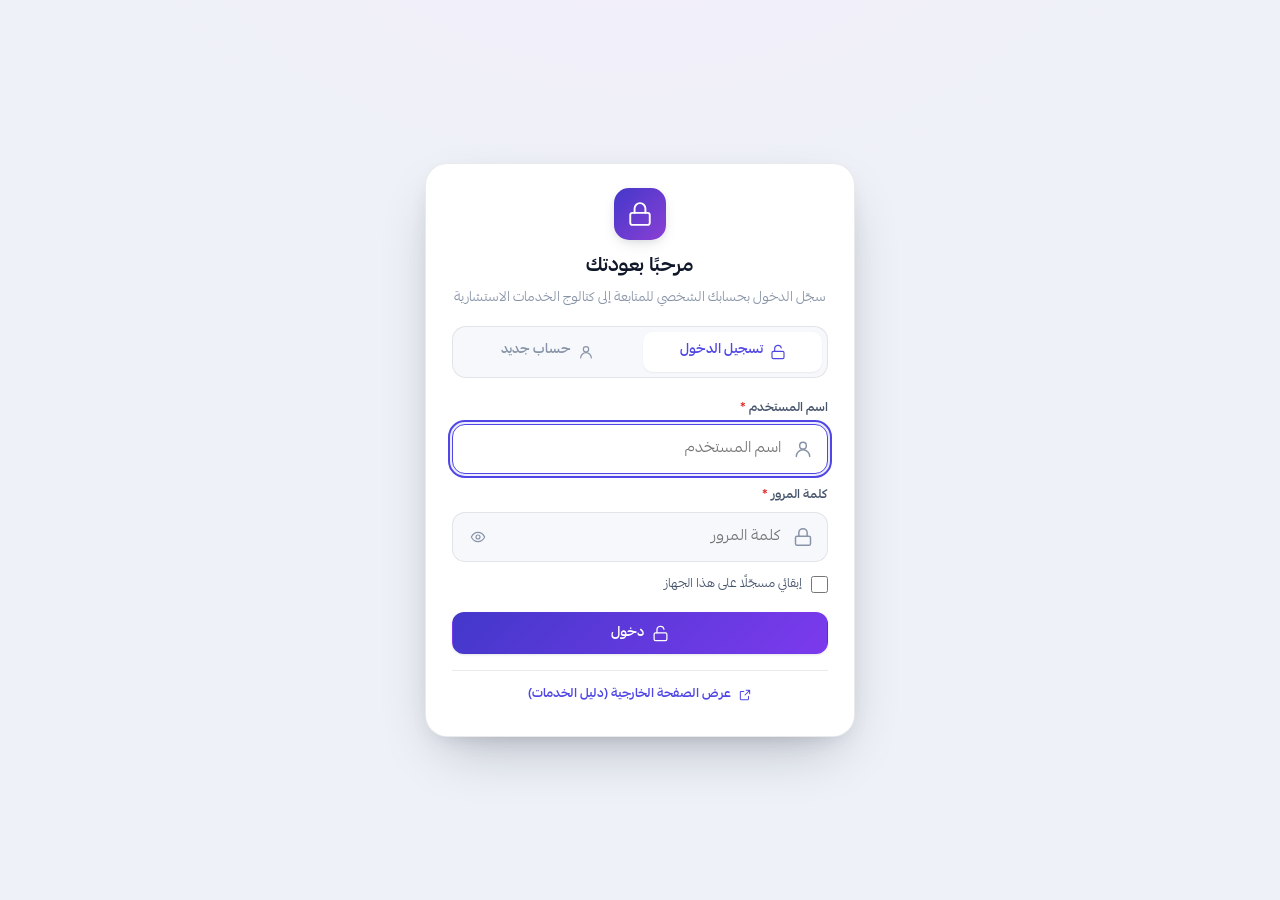
<file: index.html>
<!DOCTYPE html>
<html lang="ar" dir="rtl">
<head>
  <meta charset="UTF-8">
  <meta name="viewport" content="width=device-width, initial-scale=1.0">
  <meta name="description" content="كتالوج الخدمات الاستشارية — برنامج الاستشارات الرقمية">
  <meta name="theme-color" content="#4338ca">
  <title>كتالوج الخدمات الاستشارية</title>

  <!-- Font: Ping AR + LT (مستضاف محليًا — assets/fonts) -->
  <link rel="preload" href="./assets/fonts/PingARLT-Regular.woff2" as="font" type="font/woff2" crossorigin>
  <link rel="preload" href="./assets/fonts/PingARLT-Bold.woff2" as="font" type="font/woff2" crossorigin>
  <link rel="stylesheet" href="./assets/fonts.css?v=38">

  <link rel="stylesheet" href="./assets/styles.css?v=38">
  <link rel="icon" href="data:image/svg+xml,%3Csvg xmlns='http://www.w3.org/2000/svg' viewBox='0 0 24 24'%3E%3Crect width='24' height='24' rx='6' fill='%234338ca'/%3E%3Cpath d='M6.5 8.5h11v9h-11z M9.5 8.5v-1.5a2 2 0 0 1 2-2h1a2 2 0 0 1 2 2v1.5' fill='none' stroke='white' stroke-width='1.6' stroke-linecap='round' stroke-linejoin='round'/%3E%3C/svg%3E">
</head>
<body>
  <div id="app"></div>
  <div id="toasts" class="toasts"></div>

  <!-- Cache-busting: GitHub Pages serves these with max-age=600, so bump ?v=
       on every deploy that changes a .js/.css file, or browsers may keep
       serving the previous bundle for up to 10 minutes after a push. -->
  <script src="./js/config.js?v=38"></script>
  <script src="./js/icons.js?v=38"></script>
  <script src="./js/crypto.js?v=38"></script>
  <script src="./js/charts.js?v=38"></script>
  <script src="./js/app.js?v=38"></script>
  <script src="./js/app-ui.js?v=38"></script>
</body>
</html>
</file>
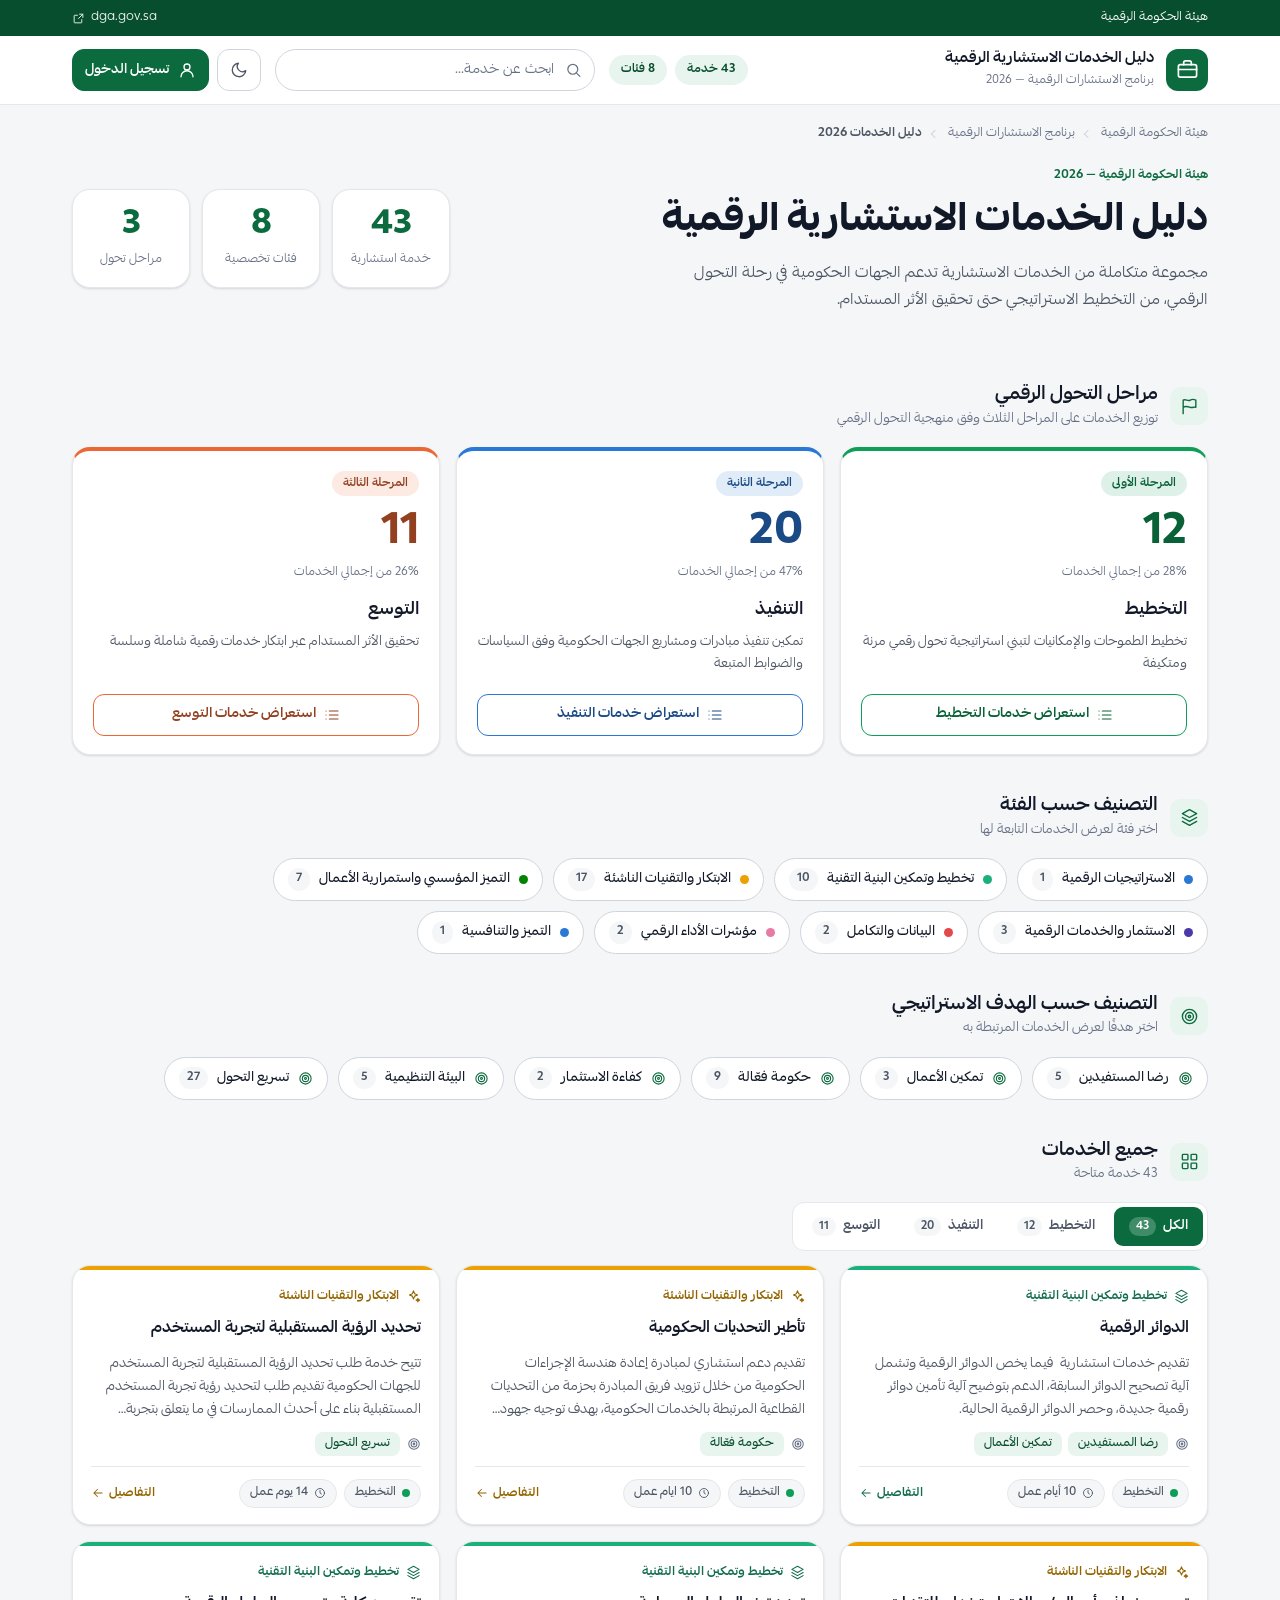
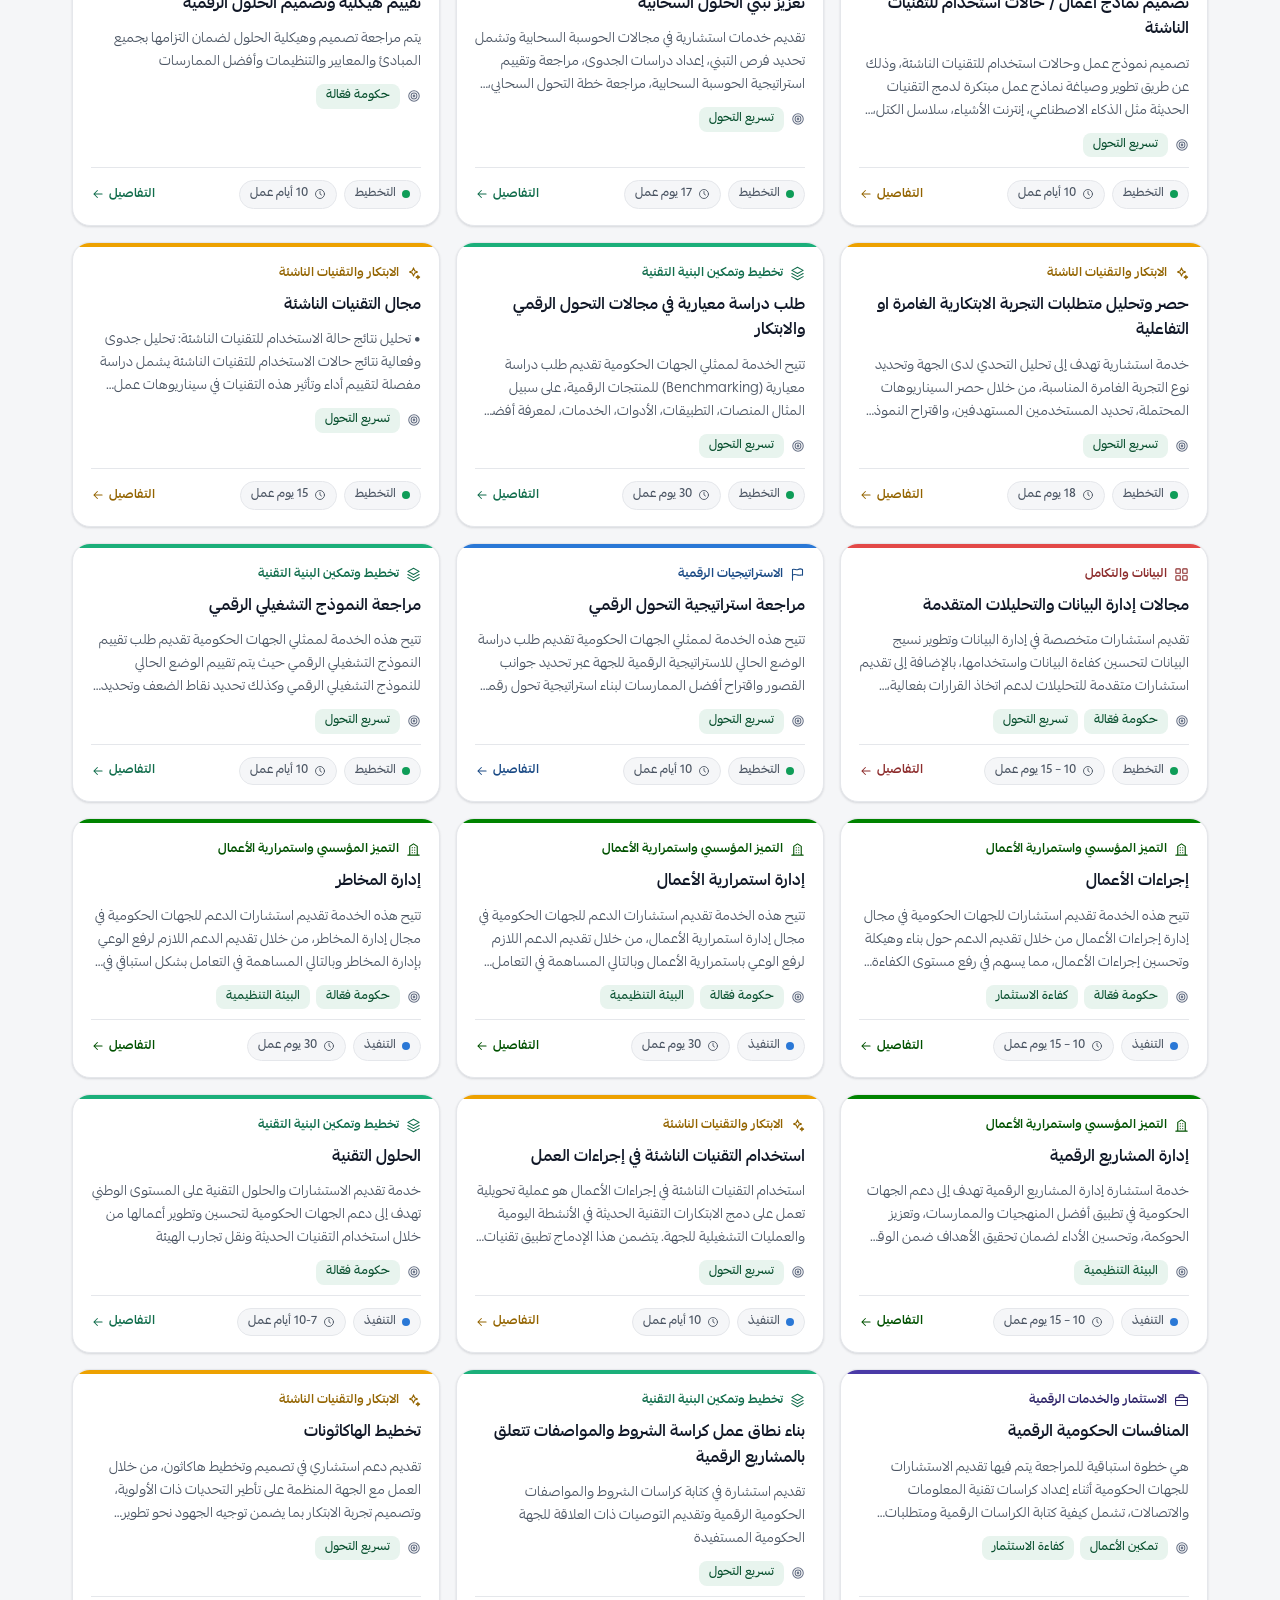
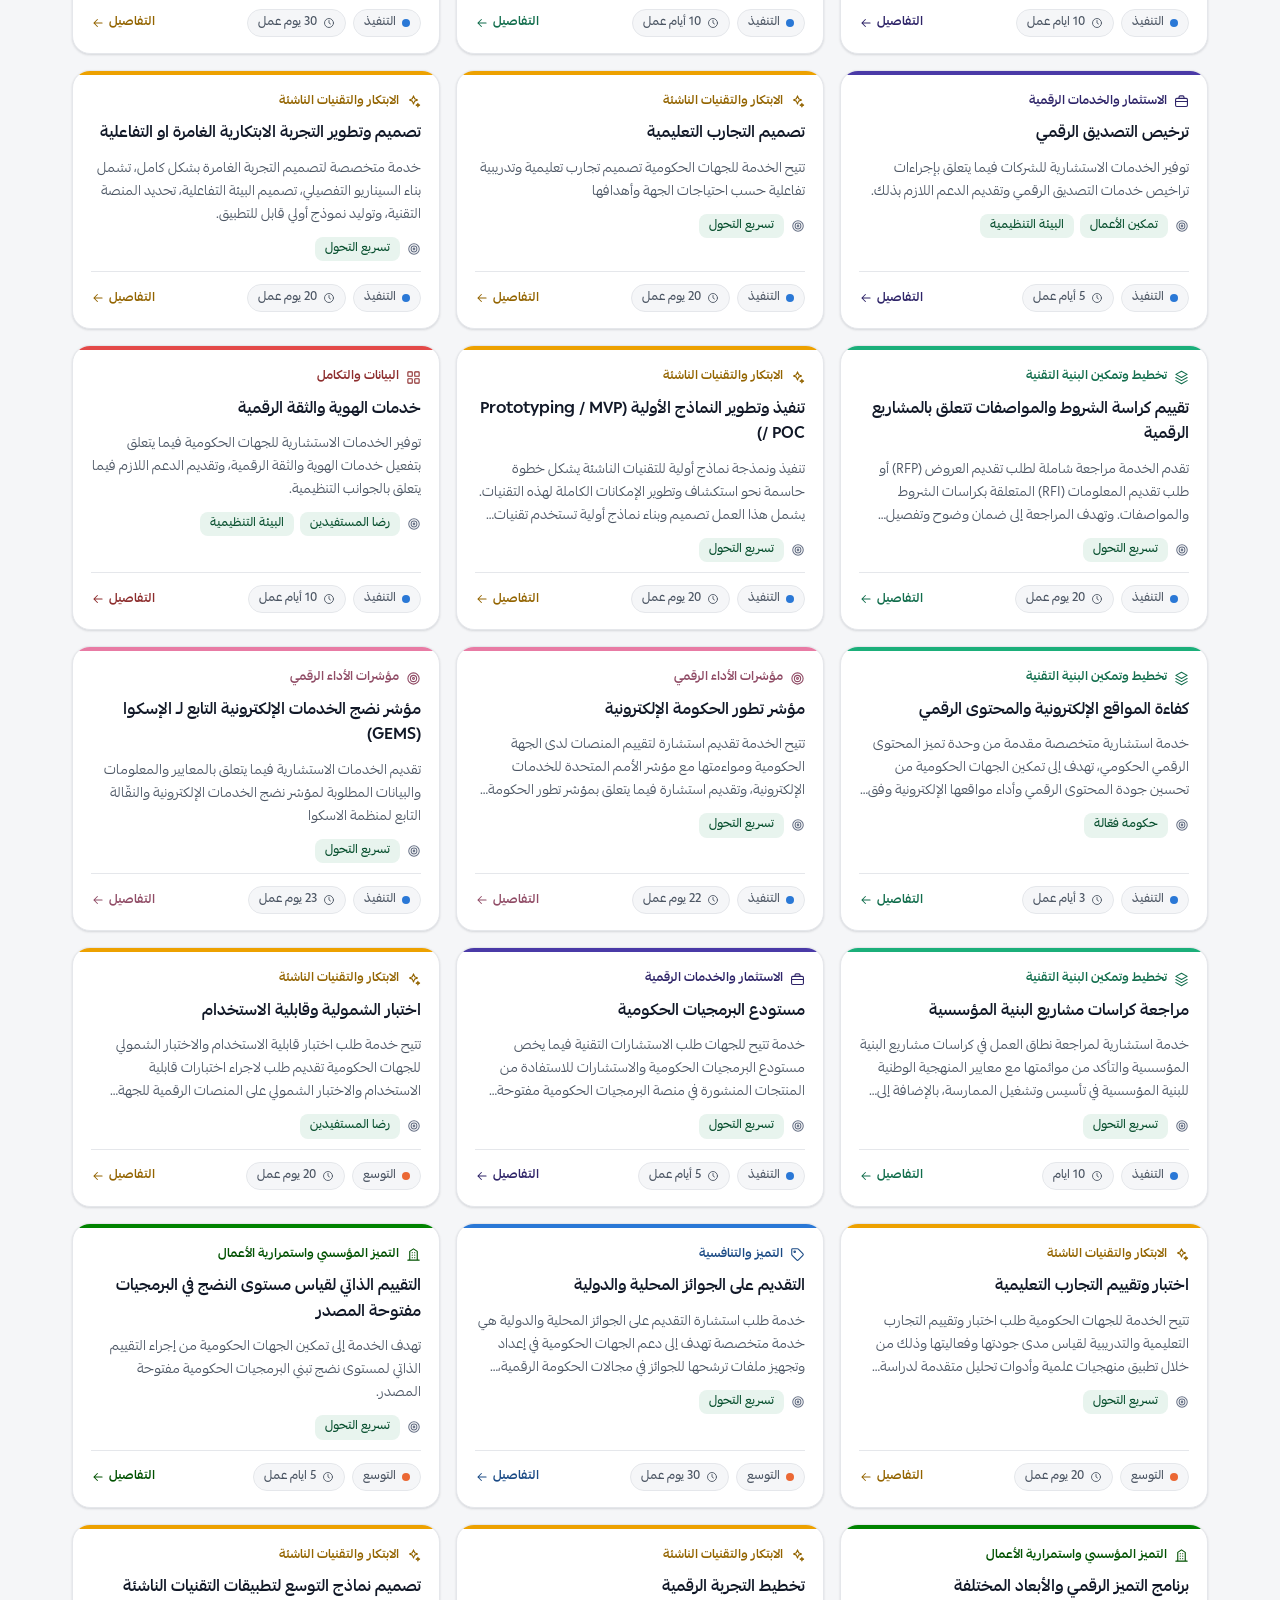
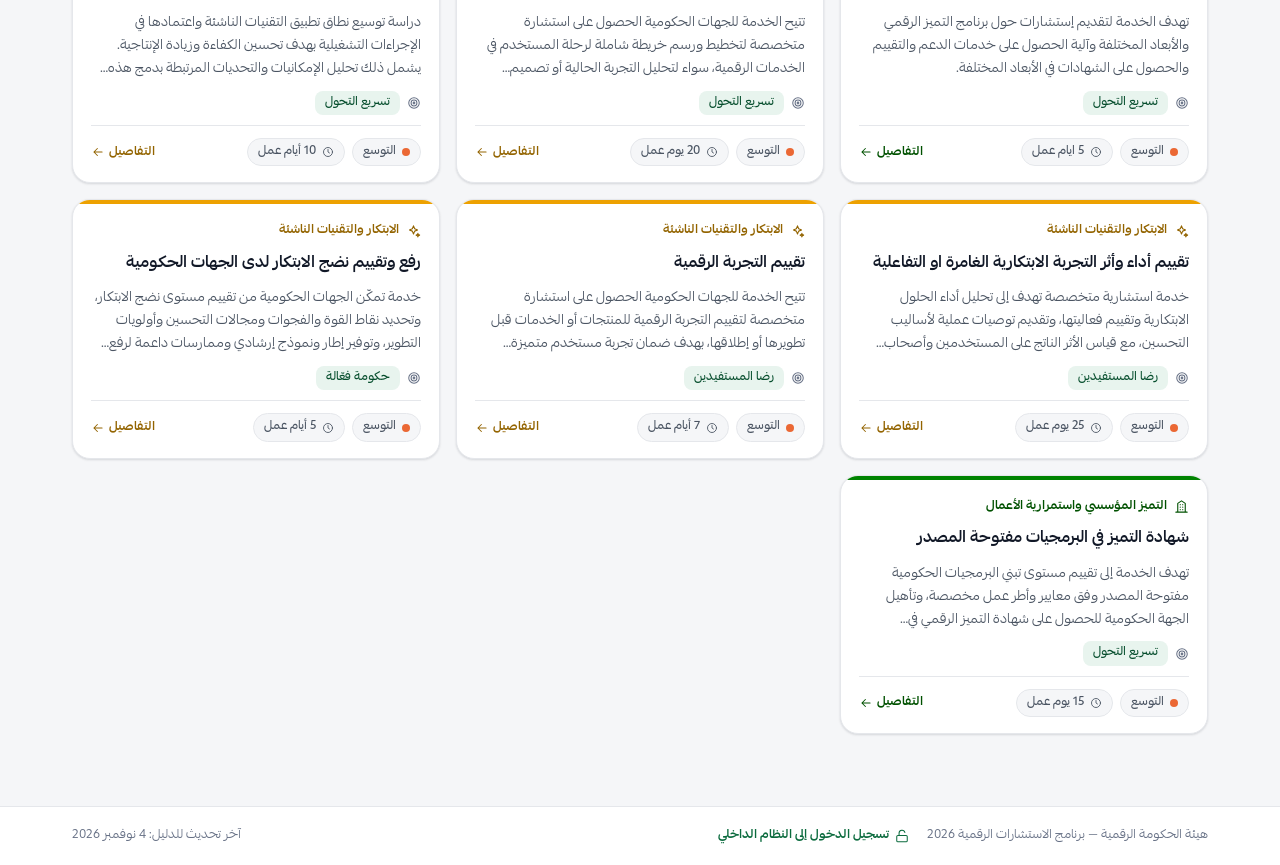
<file: guide/index.html>
<!DOCTYPE html>
<html lang="ar" dir="rtl">
<head>
  <meta charset="UTF-8">
  <meta name="viewport" content="width=device-width, initial-scale=1.0">
  <title>دليل الخدمات الاستشارية الرقمية 2026</title>
  <meta name="description" content="دليل المستفيدين من الخدمات الاستشارية الرقمية المتاحة للجهات الحكومية ضمن برنامج الاستشارات الرقمية.">
  <meta name="theme-color" content="#0b6b3e" id="meta-theme">

  <!-- المظهر قبل أول رسم لتفادي وميض الأبيض في الوضع الداكن.
       المفتاح cat_theme مشترك مع النظام الداخلي (نفس الأصل)، فيبقى اختيارك واحدًا في الصفحتين. -->
  <script>
    (function () {
      var t = null;
      try { t = localStorage.getItem("cat_theme"); } catch (e) {}
      if (t !== "dark" && t !== "light") t = window.matchMedia && matchMedia("(prefers-color-scheme: dark)").matches ? "dark" : "light";
      document.documentElement.setAttribute("data-theme", t);
      var m = document.getElementById("meta-theme"); if (m) m.setAttribute("content", t === "dark" ? "#0a110e" : "#0b6b3e");
    })();
  </script>

  <!-- Font: Ping AR + LT (مستضاف محليًا) -->
  <link rel="preload" href="../assets/fonts/PingARLT-Regular.woff2" as="font" type="font/woff2" crossorigin>
  <link rel="preload" href="../assets/fonts/PingARLT-Bold.woff2" as="font" type="font/woff2" crossorigin>
  <link rel="stylesheet" href="../assets/fonts.css?v=36">
  <link rel="stylesheet" href="./guide.css?v=3">
  <link rel="icon" href="data:image/svg+xml,%3Csvg xmlns='http://www.w3.org/2000/svg' viewBox='0 0 24 24'%3E%3Crect width='24' height='24' rx='6' fill='%230b6b3e'/%3E%3Cpath d='M6.5 8.5h11v9h-11z M9.5 8.5v-1.5a2 2 0 0 1 2-2h1a2 2 0 0 1 2 2v1.5' fill='none' stroke='white' stroke-width='1.6' stroke-linecap='round' stroke-linejoin='round'/%3E%3C/svg%3E">
</head>
<body>
  <a class="skip" href="#services">تخطَّ إلى قائمة الخدمات</a>

  <div class="gov">
    <div class="wrap gov-in">
      <span>هيئة الحكومة الرقمية</span>
      <a href="https://www.dga.gov.sa" target="_blank" rel="noopener noreferrer">dga.gov.sa <span id="gov-ext"></span></a>
    </div>
  </div>

  <header class="site-header">
    <div class="wrap header-in">
      <div class="brand">
        <div class="mark" id="brand-mark"></div>
        <div class="brand-txt">
          <b>دليل الخدمات الاستشارية الرقمية</b>
          <span>برنامج الاستشارات الرقمية — 2026</span>
        </div>
      </div>
      <div class="hspace"></div>
      <div class="hpills">
        <span class="pill" id="h-count" hidden></span>
        <span class="pill" id="h-cats" hidden></span>
      </div>
      <div class="hsearch">
        <label class="sr-only" for="q">ابحث عن خدمة</label>
        <span id="search-ic"></span>
        <input id="q" type="search" placeholder="ابحث عن خدمة..." autocomplete="off" disabled>
      </div>
      <div class="hactions">
        <button type="button" class="hbtn" id="theme-btn" aria-label="تبديل المظهر" title="تبديل المظهر"></button>
        <a class="hbtn hbtn-primary" id="login-btn" href="../" aria-label="تسجيل الدخول إلى النظام الداخلي" title="تسجيل الدخول إلى النظام الداخلي (للموظفين)"><span>تسجيل الدخول</span></a>
      </div>
    </div>
  </header>

  <main>
    <div class="wrap">
      <nav class="crumbs" aria-label="مسار التنقل">
        <span>هيئة الحكومة الرقمية</span><i class="sep"></i>
        <span>برنامج الاستشارات الرقمية</span><i class="sep"></i>
        <b>دليل الخدمات 2026</b>
      </nav>

      <section class="hero">
        <div class="hero-txt">
          <span class="eyebrow">هيئة الحكومة الرقمية — 2026</span>
          <h1>دليل الخدمات الاستشارية الرقمية</h1>
          <p>مجموعة متكاملة من الخدمات الاستشارية تدعم الجهات الحكومية في رحلة التحول الرقمي، من التخطيط الاستراتيجي حتى تحقيق الأثر المستدام.</p>
        </div>
        <div class="hero-stats" id="hero-stats" aria-live="polite"></div>
      </section>

      <div id="state"></div>

      <div id="content" hidden>
        <section class="block" aria-labelledby="stages-h">
          <div class="block-head">
            <span class="block-ic" id="ic-stages"></span>
            <div><h2 id="stages-h">مراحل التحول الرقمي</h2><p>توزيع الخدمات على المراحل الثلاث وفق منهجية التحول الرقمي</p></div>
          </div>
          <div class="stage-grid" id="stage-grid"></div>
        </section>

        <section class="block" aria-labelledby="cats-h">
          <div class="block-head">
            <span class="block-ic" id="ic-cats"></span>
            <div><h2 id="cats-h">التصنيف حسب الفئة</h2><p>اختر فئة لعرض الخدمات التابعة لها</p></div>
          </div>
          <div class="chips" id="cat-chips"></div>
        </section>

        <section class="block" aria-labelledby="objs-h">
          <div class="block-head">
            <span class="block-ic" id="ic-objs"></span>
            <div><h2 id="objs-h">التصنيف حسب الهدف الاستراتيجي</h2><p>اختر هدفًا لعرض الخدمات المرتبطة به</p></div>
          </div>
          <div class="chips" id="obj-chips"></div>
        </section>

        <section class="block" id="services" aria-labelledby="svc-h">
          <div class="block-head">
            <span class="block-ic" id="ic-grid"></span>
            <div><h2 id="svc-h">جميع الخدمات</h2><p id="svc-sub"></p></div>
          </div>

          <div class="toolbar">
            <div class="seg" id="seg" role="group" aria-label="تصفية حسب المرحلة"></div>
          </div>
          <div class="active" id="active"></div>

          <div class="grid" id="grid"></div>
          <div class="empty" id="empty" hidden></div>
        </section>
      </div>
    </div>
  </main>

  <footer class="site-footer">
    <div class="wrap foot-in">
      <div class="foot-l">
        <span>هيئة الحكومة الرقمية — برنامج الاستشارات الرقمية 2026</span>
        <a class="foot-login" href="../"><span id="foot-ic"></span>تسجيل الدخول إلى النظام الداخلي</a>
      </div>
      <span id="updated"></span>
    </div>
  </footer>

  <div class="modal" id="modal" hidden role="dialog" aria-modal="true" aria-labelledby="m-title"></div>
  <div class="toast" id="toast" role="status" aria-live="polite"></div>

  <noscript><p class="noscript">يتطلب هذا الدليل تفعيل JavaScript لعرض الخدمات.</p></noscript>

  <script src="../js/config.js?v=31"></script>
  <script src="../js/icons.js?v=31"></script>
  <script src="../js/crypto.js?v=31"></script>
  <script src="./guide.js?v=3"></script>
</body>
</html>
</file>
<file: assets/fonts.css>
/* =========================================================================
 * الخط الموحّد للمشروع: Ping AR + LT (عربي + لاتيني)
 * تُحمَّل الأوزان بحسب الاستخدام فقط (font-display: swap).
 *
 * الأوزان المتاحة في الخط: 250 · 400 · 500 · 700 · 800 · 900
 * لا يوجد وزن 600 — أي طلب له يُحلّ تلقائيًا إلى 700 (Bold)،
 * ولذلك يستخدم المشروع 400 / 500 / 700 (و800 للأرقام والعناوين الكبيرة).
 *
 * الملفات: WOFF2 محوَّلة بلا فقد من النسخ الأصلية (949 رمزًا لكل وزن، بلا تقليص).
 * ========================================================================= */
@font-face { font-family: "Ping AR + LT"; font-style: normal; font-weight: 250; font-display: swap;
  src: url("fonts/PingARLT-ExtraLight.woff2") format("woff2"); }
@font-face { font-family: "Ping AR + LT"; font-style: normal; font-weight: 400; font-display: swap;
  src: url("fonts/PingARLT-Regular.woff2") format("woff2"); }
@font-face { font-family: "Ping AR + LT"; font-style: normal; font-weight: 500; font-display: swap;
  src: url("fonts/PingARLT-Medium.woff2") format("woff2"); }
@font-face { font-family: "Ping AR + LT"; font-style: normal; font-weight: 700; font-display: swap;
  src: url("fonts/PingARLT-Bold.woff2") format("woff2"); }
@font-face { font-family: "Ping AR + LT"; font-style: normal; font-weight: 800; font-display: swap;
  src: url("fonts/PingARLT-Heavy.woff2") format("woff2"); }
@font-face { font-family: "Ping AR + LT"; font-style: normal; font-weight: 900; font-display: swap;
  src: url("fonts/PingARLT-Black.woff2") format("woff2"); }
</file>
<file: assets/styles.css>
/* =========================================================================
 * كتالوج الخدمات الاستشارية — نظام التصميم
 * RTL · Ping AR + LT · Light/Dark · self-contained
 * ========================================================================= */

/* ---------- Reset ---------- */
*, *::before, *::after { box-sizing: border-box; }
* { margin: 0; padding: 0; }
html { -webkit-text-size-adjust: 100%; scroll-behavior: smooth; }
body { min-height: 100vh; line-height: 1.55; -webkit-font-smoothing: antialiased; text-rendering: optimizeLegibility; }
img, svg { display: block; max-width: 100%; }
button, input, select, textarea { font: inherit; color: inherit; }
button { cursor: pointer; background: none; border: none; }
ul { list-style: none; }
a { color: inherit; text-decoration: none; }
:focus-visible { outline: 2px solid var(--accent); outline-offset: 2px; border-radius: 6px; }

/* ---------- Tokens ---------- */
:root {
  color-scheme: light;
  --bg:            #eef1f7;
  --bg-grad-1:     #eaf0fb;
  --bg-grad-2:     #f3eefb;
  --surface:       #ffffff;
  --surface-2:     #f6f8fc;
  --surface-3:     #eef2f8;
  --ink:           #0f1729;
  --ink-2:         #46546b;
  --muted:         #8793a6;
  --border:        rgba(15,23,42,.09);
  --border-2:      rgba(15,23,42,.14);
  --accent:        #4f46e5;
  --accent-strong: #4338ca;
  --accent-2:      #7c3aed;
  --accent-ink:    #ffffff;
  --accent-soft:   rgba(79,70,229,.10);
  --accent-soft-2: rgba(124,58,237,.10);
  --hero-1:        #4338ca;
  --hero-2:        #6d28d9;
  --hero-3:        #8b3fd4;
  --good:          #0ca30c;
  --warn:          #d97706;
  --danger:        #dc2626;
  --danger-soft:   rgba(220,38,38,.10);
  --shadow-xs:     0 1px 2px rgba(15,23,42,.06);
  --shadow-sm:     0 1px 3px rgba(15,23,42,.08), 0 1px 2px rgba(15,23,42,.04);
  --shadow-md:     0 6px 18px -6px rgba(15,23,42,.16), 0 2px 6px rgba(15,23,42,.06);
  --shadow-lg:     0 24px 60px -20px rgba(15,23,42,.30), 0 8px 24px -12px rgba(15,23,42,.18);
  --radius-xl:     22px;
  --radius-lg:     18px;
  --radius:        14px;
  --radius-sm:     10px;
  --radius-pill:   999px;
  --ring:          0 0 0 3px var(--accent-soft);
  --content-max:   1240px;
}
:root[data-theme="dark"] {
  color-scheme: dark;
  --bg:            #080b12;
  --bg-grad-1:     #0b1120;
  --bg-grad-2:     #120b1f;
  --surface:       #121a29;
  --surface-2:     #172234;
  --surface-3:     #1e2a3e;
  --ink:           #eef3fb;
  --ink-2:         #a6b3c9;
  --muted:         #6a7789;
  --border:        rgba(255,255,255,.09);
  --border-2:      rgba(255,255,255,.16);
  --accent:        #7c7cf6;
  --accent-strong: #6366f1;
  --accent-2:      #a78bfa;
  --accent-ink:    #0a0e17;
  --accent-soft:   rgba(124,124,246,.16);
  --accent-soft-2: rgba(167,139,250,.14);
  --hero-1:        #3b2fa8;
  --hero-2:        #5b21b6;
  --hero-3:        #6d28d9;
  --good:          #22c55e;
  --warn:          #f59e0b;
  --danger:        #f87171;
  --danger-soft:   rgba(248,113,113,.14);
  --shadow-xs:     0 1px 2px rgba(0,0,0,.4);
  --shadow-sm:     0 1px 3px rgba(0,0,0,.5);
  --shadow-md:     0 8px 22px -8px rgba(0,0,0,.6);
  --shadow-lg:     0 28px 70px -22px rgba(0,0,0,.75);
  --ring:          0 0 0 3px var(--accent-soft);
}

body {
  font-family: "Ping AR + LT", system-ui, "Segoe UI", Tahoma, sans-serif;
  background:
    radial-gradient(1200px 600px at 100% -10%, var(--bg-grad-1), transparent 60%),
    radial-gradient(1000px 500px at 0% -5%, var(--bg-grad-2), transparent 55%),
    var(--bg);
  background-repeat: no-repeat;
  color: var(--ink);
  direction: rtl;
}

/* ---------- Utility ---------- */
.wrap { max-width: var(--content-max); margin-inline: auto; padding-inline: clamp(14px, 3vw, 34px); }
.muted { color: var(--muted); }
.ink2 { color: var(--ink-2); }
.hidden { display: none !important; }
.sr-only { position:absolute; width:1px; height:1px; padding:0; margin:-1px; overflow:hidden; clip:rect(0,0,0,0); border:0; }
.spin { animation: spin 1s linear infinite; }
@keyframes spin { to { transform: rotate(360deg); } }
/* مقاس أساسي لكل أيقونة (انظر ICON في js/icons.js) — أي قاعدة أخرى مثل
   `.badge svg` أو `.modal-head .mi svg` أعلى تخصيصًا وتتجاوزه. */
.ic { width:16px; height:16px; flex:none; }
.svg-14 svg { width:14px; height:14px; } .svg-16 svg { width:16px; height:16px; }
.svg-18 svg { width:18px; height:18px; } .svg-20 svg { width:20px; height:20px; }

/* ---------- Topbar ---------- */
.topbar {
  position: sticky; top: 0; z-index: 50;
  background: color-mix(in srgb, var(--surface) 82%, transparent);
  backdrop-filter: saturate(140%) blur(14px);
  -webkit-backdrop-filter: saturate(140%) blur(14px);
  border-bottom: 1px solid var(--border);
}
.topbar-inner { display: flex; align-items: center; gap: 16px; height: 66px; }
.brand { display: flex; align-items: center; gap: 12px; flex: none; }
.brand-logo {
  width: 42px; height: 42px; border-radius: 12px; flex: none;
  background: linear-gradient(135deg, var(--hero-1), var(--hero-3));
  display: grid; place-items: center; color: #fff; box-shadow: var(--shadow-sm);
}
.brand-logo svg { width: 23px; height: 23px; }
.brand-txt { display: flex; flex-direction: column; line-height: 1.15; min-width: 0; }
.brand-txt b { font-size: 15.5px; font-weight: 700; letter-spacing: -.2px; white-space: nowrap; overflow: hidden; text-overflow: ellipsis; }
.brand-txt span { font-size: 11.5px; color: var(--muted); font-weight: 500; }
/* ضيق الترويسة: الشعار لا يتقلّص، فيُخفى السطر الفرعي ثم نص المستخدم بالتدريج
 * (الخط الجديد أعرض قليلًا من السابق فظهر التراكب عند 641–900px) */
@media (max-width: 1000px) { .brand-txt span { display: none; } }
@media (max-width: 860px) { .topbar .user-pill .up-txt { display: none; } .topbar .user-pill { padding-inline: 6px; } }
.topbar-spacer { flex: 1 1 auto; }

/* زر عرض الصفحة الخارجية (صفحة المستفيدين) */
.ext-link { display: inline-flex; align-items: center; justify-content: center; gap: 8px; height: 42px; padding-inline: 14px; flex: none;
  border-radius: 12px; border: 1px solid var(--border); background: var(--surface-2); color: var(--ink-2);
  font-size: 13px; font-weight: 700; white-space: nowrap; transition: .16s; }
.ext-link svg { width: 17px; height: 17px; }
.ext-link:hover { background: var(--surface-3); color: var(--ink); border-color: var(--border-2); transform: translateY(-1px); }
@media (max-width: 1100px) { .ext-link { width: 42px; padding: 0; } .ext-link span { display: none; } }
/* الهاتف: الأزرار أكثر من أن يتّسع معها اسم النظام */
@media (max-width: 640px) { .topbar-inner { gap: 10px; } .brand { flex: 0 1 auto; min-width: 0; } }
@media (max-width: 520px) { .topbar-inner { gap: 8px; } .brand-txt { display: none; } }

.topsearch { position: relative; flex: 1 1 320px; min-width: 120px; max-width: 440px; }
.topsearch svg { position: absolute; inset-inline-start: 12px; top: 50%; transform: translateY(-50%); width: 17px; height: 17px; color: var(--muted); pointer-events: none; }
.topsearch input {
  width: 100%; height: 42px; border-radius: var(--radius-pill);
  border: 1px solid var(--border); background: var(--surface-2);
  padding-inline: 40px 16px; font-size: 13.5px; transition: .18s;
}
.topsearch input:focus { border-color: var(--accent); background: var(--surface); box-shadow: var(--ring); }

.icon-btn {
  width: 42px; height: 42px; flex: none; border-radius: 12px;
  border: 1px solid var(--border); background: var(--surface-2);
  display: grid; place-items: center; color: var(--ink-2); transition: .16s;
}
.icon-btn svg { width: 19px; height: 19px; }
.icon-btn:hover { background: var(--surface-3); color: var(--ink); border-color: var(--border-2); transform: translateY(-1px); }
.icon-btn.on { background: var(--accent-soft); color: var(--accent); border-color: transparent; }
.notif-dot { position:absolute; top:-4px; inset-inline-end:-4px; min-width:16px; height:16px; padding:0 4px; border-radius:999px; background:var(--danger); color:#fff; font-size:10px; font-weight:700; display:grid; place-items:center; line-height:1; }
.user-pill { display:inline-flex; align-items:center; gap:8px; height:42px; padding-inline:10px 14px; border-radius:var(--radius-pill); border:1px solid var(--border); background:var(--surface-2); transition:.16s; flex:none; }
.user-pill:hover { border-color:var(--border-2); background:var(--surface-3); }
.user-pill .up-txt { display:flex; flex-direction:column; text-align:start; line-height:1.25; }
.user-pill .up-txt b { font-size:12px; font-weight:700; max-width:120px; overflow:hidden; text-overflow:ellipsis; white-space:nowrap; }
.user-pill .up-txt span { font-size:10.5px; color:var(--muted); }

/* ---------- Page ---------- */
main { padding-block: 26px 80px; }
.section { margin-bottom: 34px; }
#svc-anchor, #sectors-anchor { scroll-margin-top: 84px; }
.section-head { display: flex; align-items: center; gap: 12px; margin-bottom: 15px; }
.section-head .ttl { display: flex; align-items: center; gap: 10px; }
.section-head h2 { font-size: 18px; font-weight: 700; letter-spacing: -.3px; }
.section-head .si { width: 30px; height: 30px; border-radius: 9px; display: grid; place-items: center; background: var(--accent-soft); color: var(--accent); flex: none; }
.section-head .si svg { width: 17px; height: 17px; }
.section-head .sub { color: var(--muted); font-size: 12.5px; }
.section-head .spacer { flex: 1; }

/* ---------- Hero ---------- */
.hero {
  position: relative; overflow: hidden; border-radius: var(--radius-xl);
  background: linear-gradient(125deg, var(--hero-1), var(--hero-2) 55%, var(--hero-3));
  color: #fff; padding: 30px clamp(22px,4vw,42px); margin-bottom: 26px; box-shadow: var(--shadow-md);
}
.hero::before { content:""; position:absolute; inset:0; background:
  radial-gradient(600px 300px at 88% -30%, rgba(255,255,255,.28), transparent 60%),
  radial-gradient(500px 260px at 5% 130%, rgba(255,255,255,.14), transparent 55%); pointer-events:none; }
.hero-badge { display:inline-flex; align-items:center; gap:7px; font-size:12px; font-weight:700;
  background: rgba(255,255,255,.16); border:1px solid rgba(255,255,255,.24); padding:5px 13px; border-radius:var(--radius-pill); backdrop-filter: blur(4px); }
.hero-badge svg { width:14px; height:14px; }
.hero h1 { font-size: clamp(23px, 3.4vw, 34px); font-weight: 700; letter-spacing:-.6px; margin: 14px 0 8px; position:relative; }
.hero p { position:relative; color: rgba(255,255,255,.9); font-size: 14px; max-width: 640px; }
.hero-meta { position:relative; display:flex; flex-wrap:wrap; gap:10px; margin-top:20px; }
.hero-meta .hm { display:inline-flex; align-items:center; gap:7px; background:rgba(255,255,255,.14); border:1px solid rgba(255,255,255,.2); padding:7px 14px; border-radius:var(--radius-pill); font-size:12.5px; font-weight:700; }
.hero-meta .hm svg { width:15px; height:15px; opacity:.9; }

/* ---------- Stat tiles ---------- */
.stat-grid { display:grid; grid-template-columns: repeat(auto-fit, minmax(130px,1fr)); gap: 10px; }
.stat {
  display:flex; align-items:center; gap:10px; width:100%; font:inherit; text-align:start;
  background: var(--surface); border:1px solid var(--border); border-radius: var(--radius);
  padding: 11px 13px; box-shadow: var(--shadow-xs); position:relative; overflow:hidden; transition:.18s;
}
.stat:hover { transform: translateY(-2px); box-shadow: var(--shadow-md); border-color: var(--border-2); }
.stat .si { width:32px; height:32px; border-radius:9px; display:grid; place-items:center; flex:none; }
.stat .si svg { width:16px; height:16px; }
.stat .txt { min-width:0; }
.stat .val { font-size: 19px; font-weight: 700; letter-spacing:-.5px; line-height:1.1; font-variant-numeric: tabular-nums; }
.stat .lbl { color: var(--muted); font-size: 11px; font-weight:500; margin-top:2px; overflow:hidden; text-overflow:ellipsis; white-space:nowrap; }

/* ---------- Cards grid generic ---------- */
.cards { display: grid; gap: 14px; }
.grid-3 { grid-template-columns: repeat(auto-fill, minmax(300px,1fr)); }
.grid-4 { grid-template-columns: repeat(auto-fit, minmax(232px,1fr)); }
.grid-auto { grid-template-columns: repeat(auto-fill, minmax(210px,1fr)); }

/* ---------- Sector cards (also used for stage cards — one unified card style) ---------- */
.sector-card {
  --c: var(--accent);
  display:flex; align-items:center; gap:13px; text-align:start;
  background: var(--surface); border:1px solid var(--border); border-radius: var(--radius);
  padding: 15px 16px; box-shadow: var(--shadow-xs); transition:.18s; cursor:pointer; position:relative; overflow:hidden;
}
.sector-card:hover { transform: translateY(-2px); box-shadow: var(--shadow-md); border-color: color-mix(in srgb, var(--c) 45%, var(--border)); }
.sector-card .ci { width:44px; height:44px; border-radius:12px; flex:none; display:grid; place-items:center;
  background: color-mix(in srgb, var(--c) 15%, transparent); color: var(--c); }
.sector-card .ci svg { width:22px; height:22px; }
.sector-card .meta { min-width:0; flex:1; }
.sector-card .meta b { display:block; font-size:13.5px; font-weight:700; line-height:1.4; }
.sector-card .meta span { font-size:12px; color:var(--muted); }
.sector-card .cbadge { font-size:15px; font-weight:700; color:var(--c); font-variant-numeric:tabular-nums; }

/* ---------- Panels / charts ---------- */
.panel { background: var(--surface); border:1px solid var(--border); border-radius: var(--radius-lg); box-shadow: var(--shadow-xs); padding: 20px; }
.panel-head { display:flex; align-items:center; gap:10px; margin-bottom:16px; }
.panel-head h3 { font-size:15px; font-weight:700; }
.panel-head .si { width:28px; height:28px; border-radius:8px; display:grid; place-items:center; background:var(--accent-soft); color:var(--accent); }
.panel-head .si svg { width:16px; height:16px; }
.two-col { display:grid; grid-template-columns: 1fr 1fr; gap:16px; }
.donut-wrap { display:flex; align-items:center; gap:22px; flex-wrap:wrap; }
.donut-legend { display:flex; flex-direction:column; gap:11px; flex:1; min-width:150px; }
.legend-row { display:flex; align-items:center; gap:10px; font-size:13px; cursor:pointer; padding:5px 7px; border-radius:9px; transition:.14s; }
.legend-row:hover { background: var(--surface-2); }
.legend-row .sw { width:12px; height:12px; border-radius:4px; flex:none; }
.legend-row .lg-lbl { flex:1; font-weight:700; }
.legend-row .lg-val { color:var(--muted); font-weight:700; font-variant-numeric:tabular-nums; }

.hbars { display:flex; flex-direction:column; gap:12px; }
.hbar { display:grid; grid-template-columns: minmax(120px,190px) 1fr auto; align-items:center; gap:12px; cursor:pointer; }
.hbar .hb-lbl { font-size:12.5px; font-weight:700; color:var(--ink-2); overflow:hidden; text-overflow:ellipsis; white-space:nowrap; }
.hbar .hb-track { height:12px; border-radius:var(--radius-pill); background: var(--surface-3); overflow:hidden; }
.hbar .hb-fill { height:100%; border-radius:var(--radius-pill); transition: width .5s cubic-bezier(.4,0,.2,1); }
.hbar .hb-val { font-size:12.5px; font-weight:700; color:var(--ink-2); font-variant-numeric:tabular-nums; min-width:22px; text-align:start; }
.hbar:hover .hb-lbl { color: var(--ink); }

/* ---------- Chips ---------- */
.chip-row { display:flex; flex-wrap:wrap; gap:9px; }
.chip {
  display:inline-flex; align-items:center; gap:7px; padding:7px 13px; border-radius:var(--radius-pill);
  border:1px solid var(--border); background: var(--surface); font-size:12.5px; font-weight:700; color:var(--ink-2);
  transition:.15s; cursor:pointer; white-space:nowrap;
}
.chip:hover { border-color: var(--border-2); color:var(--ink); transform: translateY(-1px); }
.chip .cnt { color:var(--muted); font-weight:700; font-size:11.5px; font-variant-numeric:tabular-nums; }
.chip.on { background: var(--accent); border-color: var(--accent); color: var(--accent-ink); box-shadow: var(--shadow-sm); }
.chip.on .cnt { color: color-mix(in srgb, var(--accent-ink) 78%, transparent); }
.chip.tone { background: color-mix(in srgb, var(--c,var(--accent)) 12%, var(--surface)); border-color: color-mix(in srgb, var(--c,var(--accent)) 32%, var(--border)); color: color-mix(in srgb, var(--c,var(--accent)) 82%, var(--ink)); }
.chip.tone.on { background: var(--c,var(--accent)); border-color: var(--c,var(--accent)); color:#fff; }
.chip.tone.on .cnt { color: rgba(255,255,255,.8); }
.chip-row.lg { gap: 12px; }
.chip.lg { padding: 13px 20px; font-size: 14.5px; border-radius: 14px; gap: 10px; }
.chip.lg .cnt { font-size: 13px; }

/* ---------- Buttons ---------- */
.btn {
  display:inline-flex; align-items:center; justify-content:center; gap:8px; height:42px; padding-inline:18px;
  border-radius: 12px; font-size:13.5px; font-weight:700; border:1px solid var(--border); background: var(--surface-2); color: var(--ink); transition:.16s;
}
.btn svg { width:17px; height:17px; }
.btn:hover { background: var(--surface-3); border-color: var(--border-2); transform: translateY(-1px); }
.btn.primary { background: linear-gradient(135deg, var(--accent-strong), var(--accent-2)); color:#fff; border-color: transparent; box-shadow: var(--shadow-sm); }
.btn.primary:hover { filter: brightness(1.06); box-shadow: var(--shadow-md); }
.btn.ghost { background: transparent; border-color: transparent; }
.btn.ghost:hover { background: var(--surface-2); }
.btn.danger { color: var(--danger); border-color: color-mix(in srgb, var(--danger) 30%, var(--border)); background: var(--danger-soft); }
.btn.danger:hover { background: color-mix(in srgb, var(--danger) 18%, var(--surface)); }
.btn.sm { height:36px; padding-inline:13px; font-size:12.5px; border-radius:10px; }
.btn.block { width:100%; }
.btn:disabled { opacity:.5; cursor:not-allowed; transform:none; }

/* ---------- Services toolbar ---------- */
.svc-toolbar { display:flex; align-items:center; gap:12px; flex-wrap:wrap; margin-bottom:16px; }
.svc-search { position:relative; flex:1 1 260px; min-width:200px; }
.svc-search svg { position:absolute; inset-inline-start:13px; top:50%; transform:translateY(-50%); width:17px; height:17px; color:var(--muted); }
.svc-search input { width:100%; height:44px; border-radius:12px; border:1px solid var(--border); background:var(--surface); padding-inline:42px 14px; font-size:13.5px; transition:.16s; }
.svc-search input:focus { border-color:var(--accent); box-shadow:var(--ring); }
.count-pill { font-size:12.5px; font-weight:700; color:var(--ink-2); background:var(--surface-2); border:1px solid var(--border); padding:9px 14px; border-radius:var(--radius-pill); }
.count-pill b { color:var(--accent); font-variant-numeric:tabular-nums; }
.select {
  height:44px; border-radius:12px; border:1px solid var(--border); background:var(--surface);
  padding-inline:14px 34px; font-size:13px; font-weight:700; color:var(--ink-2); cursor:pointer;
  background-image: url("data:image/svg+xml,%3Csvg xmlns='http://www.w3.org/2000/svg' width='16' height='16' viewBox='0 0 24 24' fill='none' stroke='%238793a6' stroke-width='2' stroke-linecap='round' stroke-linejoin='round'%3E%3Cpath d='m6 9 6 6 6-6'/%3E%3C/svg%3E");
  background-repeat:no-repeat; background-position: left 12px center; appearance:none;
}
:root[data-theme="dark"] .select { background-image: url("data:image/svg+xml,%3Csvg xmlns='http://www.w3.org/2000/svg' width='16' height='16' viewBox='0 0 24 24' fill='none' stroke='%236a7789' stroke-width='2' stroke-linecap='round' stroke-linejoin='round'%3E%3Cpath d='m6 9 6 6 6-6'/%3E%3C/svg%3E"); }

/* ---------- Filter panel ---------- */
.filter-panel { background:var(--surface); border:1px solid var(--border); border-radius:var(--radius-lg); box-shadow:var(--shadow-xs); padding:18px; margin-bottom:18px; }
.filter-group { padding:12px 0; border-bottom:1px dashed var(--border); }
.filter-group:last-child { border-bottom:none; padding-bottom:2px; }
.filter-group:first-child { padding-top:2px; }
.fg-head { display:flex; align-items:center; gap:8px; margin-bottom:11px; }
.fg-head .fi { width:24px; height:24px; border-radius:7px; display:grid; place-items:center; background:var(--accent-soft); color:var(--accent); flex:none; }
.fg-head .fi svg { width:14px; height:14px; }
.fg-head b { font-size:13px; font-weight:700; }
.fg-head .picked { font-size:11px; color:var(--accent); font-weight:700; background:var(--accent-soft); padding:2px 8px; border-radius:var(--radius-pill); }
.scope-hint { display:flex; align-items:center; gap:12px; padding:6px 4px; color:var(--muted); }
.scope-hint svg { width:22px; height:22px; flex:none; color:var(--accent); }
.scope-hint b { display:block; font-size:12.5px; font-weight:700; color:var(--ink-2); }
.scope-hint span { font-size:11.5px; }

.team-list { display:grid; grid-template-columns: repeat(auto-fill, minmax(230px,1fr)); gap:10px; align-items:start; }
.team-row { background:var(--surface-2); border:1px solid var(--border); border-radius:12px; padding:9px 11px; }
.team-owner { display:flex; align-items:center; gap:9px; width:100%; text-align:start; }
.team-owner .avatar { width:26px; height:26px; font-size:10px; flex:none; }
.team-owner .to-name { flex:1; font-size:12.5px; font-weight:700; color:var(--ink); }
.team-owner .to-cnt { font-size:11px; font-weight:700; color:var(--muted); background:var(--surface-3); padding:2px 8px; border-radius:var(--radius-pill); }
.team-owner.on .to-name { color:var(--accent); }
.team-owner.on .to-cnt { color:var(--accent); background:var(--accent-soft); }
.team-reps { display:flex; flex-wrap:wrap; gap:6px; margin-top:8px; padding-inline-start:35px; }
.team-rep { display:inline-flex; align-items:center; gap:5px; font-size:11px; font-weight:700; color:var(--muted); background:var(--surface); border:1px solid var(--border); padding:4px 9px; border-radius:var(--radius-pill); }
.team-rep svg { width:11px; height:11px; }
.team-rep.on { color:var(--accent); border-color:color-mix(in srgb, var(--accent) 35%, var(--border)); background:var(--accent-soft); }
.active-filters { display:flex; flex-wrap:wrap; gap:8px; align-items:center; margin-bottom:14px; }
.af-chip { display:inline-flex; align-items:center; gap:6px; font-size:12px; font-weight:700; padding:6px 8px 6px 12px; border-radius:var(--radius-pill); background:var(--accent-soft); color:var(--accent); border:1px solid color-mix(in srgb, var(--accent) 24%, transparent); }
.af-chip button { display:grid; place-items:center; width:18px; height:18px; border-radius:50%; color:inherit; opacity:.7; }
.af-chip button:hover { opacity:1; background: color-mix(in srgb, var(--accent) 20%, transparent); }
.af-chip button svg { width:12px; height:12px; }
.af-chip .k { opacity:.65; font-weight:700; }

/* ---------- Service card ---------- */
.svc-card {
  --c: var(--accent);
  background:var(--surface); border:1px solid var(--border); border-radius:var(--radius-lg);
  box-shadow:var(--shadow-xs); padding:0; transition:.18s; cursor:pointer; overflow:hidden; display:flex; flex-direction:column; position:relative;
}
.svc-card:hover { transform: translateY(-3px); box-shadow: var(--shadow-md); border-color: var(--border-2); }
.svc-card .accent-line { height:4px; background: var(--c); }
.svc-card .body { padding:16px 17px 15px; display:flex; flex-direction:column; gap:11px; flex:1; }
.svc-card .badges { display:flex; flex-wrap:wrap; gap:7px; }
.svc-card h3 { font-size:14.5px; font-weight:700; line-height:1.5; letter-spacing:-.2px; }
.svc-card .desc { font-size:12.5px; color:var(--muted); line-height:1.6; display:-webkit-box; -webkit-line-clamp:2; line-clamp:2; -webkit-box-orient:vertical; overflow:hidden; }
.svc-card .foot { display:flex; flex-direction:column; gap:9px; padding-top:12px; border-top:1px solid var(--border); margin-top:auto; }
.svc-card .foot .who { display:flex; align-items:center; gap:8px; min-width:0; }
.svc-card .foot .who .avatar { width:26px; height:26px; font-size:10px; flex:none; }
.svc-card .foot .who .txt { min-width:0; }
.svc-card .foot .who .txt b { display:block; font-size:12px; font-weight:700; overflow:hidden; text-overflow:ellipsis; white-space:nowrap; }
.svc-card .foot .who .txt span { font-size:10.5px; color:var(--muted); }

/* حالة الإتاحة: الخدمة المتوقفة تُقرأ فورًا كغير متاحة (باهتة + شريط رمادي)،
 * وقيد التفعيل تُميَّز بلمسة أخف. تعود كاملة الوضوح عند المرور عليها. */
.svc-card.dim-off { background: var(--surface-2); }
.svc-card.dim-off .accent-line { background: color-mix(in srgb, var(--c) 30%, var(--border-2)); }
.svc-card.dim-off h3 { color: var(--ink-2); }
.svc-card.dim-off .body > *:not(.badges) { opacity:.62; transition:.18s; }
.svc-card.dim-off:hover .body > *:not(.badges) { opacity:1; }
.svc-card.dim-soon .accent-line { background: repeating-linear-gradient(90deg, var(--c) 0 9px, color-mix(in srgb, var(--c) 32%, transparent) 9px 18px); }

/* حقل مقفل في نموذج الخدمة: القيمة مفروضة من حساب المستخدم لا يحرّرها */
.form-row input.locked { background: var(--surface-3); color: var(--ink-2); cursor: not-allowed; border-style: dashed; }
.row-hint { display:flex; align-items:center; gap:5px; margin-top:5px; font-size:10.5px; color:var(--muted); }
.row-hint svg { width:12px; height:12px; flex:none; }

.status-notice {
  --c: var(--accent);
  display:flex; align-items:flex-start; gap:11px; margin:14px 0 2px; padding:12px 14px;
  border-radius:var(--radius); border:1px solid color-mix(in srgb, var(--c) 30%, transparent);
  background: color-mix(in srgb, var(--c) 11%, transparent);
}
.status-notice svg { width:19px; height:19px; flex:none; color:var(--c); margin-top:1px; }
.status-notice b { display:block; font-size:12.5px; font-weight:700; color: color-mix(in srgb, var(--c) 78%, var(--ink)); margin-bottom:2px; }
.status-notice span { font-size:12px; color:var(--ink-2); line-height:1.6; }

.avatar { width:30px; height:30px; border-radius:50%; flex:none; display:grid; place-items:center; font-size:11px; font-weight:700; color:#fff; letter-spacing:-.5px; }

.badge {
  --c: var(--accent);
  display:inline-flex; align-items:center; gap:5px; font-size:11px; font-weight:700; padding:4px 10px; border-radius:var(--radius-pill);
  background: color-mix(in srgb, var(--c) 13%, transparent); color: color-mix(in srgb, var(--c) 84%, var(--ink)); border:1px solid color-mix(in srgb, var(--c) 22%, transparent);
}
.badge .bdot { width:7px; height:7px; border-radius:50%; background:var(--c); }
.badge svg { width:12px; height:12px; flex: none; }
.badge.plain { background: var(--surface-2); color: var(--ink-2); border-color: var(--border); }

/* ---------- Empty ---------- */
.empty { text-align:center; padding:60px 20px; color:var(--muted); }
.empty .ei { width:66px; height:66px; border-radius:20px; margin:0 auto 16px; display:grid; place-items:center; background:var(--surface-2); color:var(--muted); }
.empty .ei svg { width:30px; height:30px; }
.empty h3 { font-size:16px; color:var(--ink); font-weight:700; margin-bottom:6px; }
.empty p { font-size:13px; }

/* ---------- Drawer ---------- */
.overlay { position:fixed; inset:0; background: rgba(10,14,23,.5); backdrop-filter: blur(3px); z-index:100; opacity:0; transition:.22s; }
.overlay.show { opacity:1; }
/* Centered dialog (was a side sheet) */
.drawer {
  position:fixed; inset:0; margin:auto; z-index:101;
  width:min(600px, calc(100% - 32px)); height:fit-content; max-height:90vh;
  background:var(--surface); border:1px solid var(--border); border-radius:var(--radius-xl);
  box-shadow: var(--shadow-lg); display:flex; flex-direction:column; overflow:hidden;
  transform: translateY(16px) scale(.98); opacity:0;
  transition: transform .26s cubic-bezier(.4,0,.2,1), opacity .26s;
}
.drawer.show { transform: none; opacity:1; }
.drawer-head { --c: var(--accent); position:relative; padding:22px 24px 20px; border-bottom:1px solid var(--border); flex:none; }
.drawer-head::before { content:""; position:absolute; top:0; inset-inline-start:0; inset-inline-end:0; height:4px; background:var(--c); }
.drawer-head .badges { display:flex; flex-wrap:wrap; gap:7px; margin-bottom:12px; }
.drawer-head h2 { font-size:19px; font-weight:700; line-height:1.5; letter-spacing:-.3px; padding-inline-end:40px; }
.drawer-close { position:absolute; top:18px; inset-inline-end:18px; width:34px; height:34px; }
.drawer-body { padding:8px 24px 24px; overflow-y:auto; flex:1 1 auto; min-height:0; }
.drawer-foot { padding:14px 24px; border-top:1px solid var(--border); display:flex; gap:10px; background:var(--surface-2); flex:none; }

.field { padding:15px 0; border-bottom:1px solid var(--border); }
.field:last-child { border-bottom:none; }
.field-lbl { display:flex; align-items:center; gap:8px; font-size:12px; font-weight:700; color:var(--muted); margin-bottom:8px; text-transform:none; }
.field-lbl svg { width:15px; height:15px; }
.field-val { font-size:13.5px; color:var(--ink); line-height:1.7; white-space:pre-wrap; }
.field-val.mono { font-variant-numeric:tabular-nums; }
.kv-grid { display:grid; grid-template-columns:1fr 1fr; gap:14px; }
.kv { background:var(--surface-2); border:1px solid var(--border); border-radius:var(--radius); padding:12px 14px; }
.kv .k { font-size:11px; color:var(--muted); font-weight:700; margin-bottom:5px; display:flex; align-items:center; gap:6px; }
.kv .k svg { width:14px; height:14px; }
.kv .v { font-size:13px; font-weight:700; }
.rationale { background: var(--accent-soft); border:1px solid color-mix(in srgb, var(--accent) 20%, transparent); border-radius:var(--radius); padding:12px 14px; font-size:12.5px; color:var(--ink-2); line-height:1.6; }

/* ---------- Modal ---------- */
.modal {
  position:fixed; inset:0; z-index:120; display:grid; place-items:center; padding:20px;
  background: rgba(10,14,23,.55); backdrop-filter: blur(4px); opacity:0; transition:.2s;
}
.modal.show { opacity:1; }
.modal-box {
  background:var(--surface); border:1px solid var(--border); border-radius:var(--radius-xl); box-shadow:var(--shadow-lg);
  width:min(680px,100%); max-height:min(88vh,900px); display:flex; flex-direction:column; transform: translateY(14px) scale(.98); transition:.24s;
}
.modal.show .modal-box { transform:none; }
.modal-box.sm { width:min(460px,100%); }
/* the service form wraps body+foot in a <form>, so it must itself be the
   flex column that fills the box — otherwise the body can't bound & scroll */
.modal-box > form { display:flex; flex-direction:column; flex:1 1 auto; min-height:0; }
.modal-head { display:flex; align-items:center; gap:12px; padding:20px 22px; border-bottom:1px solid var(--border); flex:none; }
.modal-head .mi { width:38px; height:38px; border-radius:11px; display:grid; place-items:center; background:var(--accent-soft); color:var(--accent); flex:none; }
.modal-head .mi svg { width:20px; height:20px; }
.modal-head h2 { font-size:17px; font-weight:700; flex:1; }
.modal-body { padding:20px 22px; overflow-y:auto; flex:1 1 auto; min-height:0; }
.modal-foot { padding:15px 22px; border-top:1px solid var(--border); display:flex; gap:10px; justify-content:flex-start; background:var(--surface-2); border-radius:0 0 var(--radius-xl) var(--radius-xl); flex:none; }

/* ---------- Forms ---------- */
.form-grid { display:grid; grid-template-columns:1fr 1fr; gap:16px; }
.form-row { display:flex; flex-direction:column; gap:7px; }
.form-row.full { grid-column:1 / -1; }
.form-row label { font-size:12.5px; font-weight:700; color:var(--ink-2); display:flex; align-items:center; gap:6px; }
.form-row label .req { color:var(--danger); }
.form-row input[type=text], .form-row textarea, .form-row select {
  width:100%; border:1px solid var(--border); background:var(--surface-2); border-radius:11px; padding:11px 13px; font-size:13px; transition:.16s;
}
.form-row textarea { resize:none; min-height:74px; line-height:1.6; }
.form-row textarea.tall { min-height:110px; }
.form-row input:focus, .form-row textarea:focus, .form-row select:focus { border-color:var(--accent); box-shadow:var(--ring); background:var(--surface); }
.form-row select { appearance:none; background-image: url("data:image/svg+xml,%3Csvg xmlns='http://www.w3.org/2000/svg' width='16' height='16' viewBox='0 0 24 24' fill='none' stroke='%238793a6' stroke-width='2' stroke-linecap='round' stroke-linejoin='round'%3E%3Cpath d='m6 9 6 6 6-6'/%3E%3C/svg%3E"); background-repeat:no-repeat; background-position:left 12px center; padding-inline-end:34px; }
.form-hint { font-size:11px; color:var(--muted); }
.chk-grid { display:flex; flex-wrap:wrap; gap:8px; }
.chk {
  display:inline-flex; align-items:center; gap:7px; font-size:12px; font-weight:700; padding:7px 12px; border-radius:var(--radius-pill);
  border:1px solid var(--border); background:var(--surface-2); color:var(--ink-2); cursor:pointer; transition:.14s; user-select:none;
}
.chk:hover { border-color:var(--border-2); }
.chk.on { background:var(--accent); border-color:var(--accent); color:var(--accent-ink); }
.chk svg { width:14px; height:14px; }

/* ---------- Manage lists ---------- */
.manage-body { display:flex; flex-direction:column; }
/* compact segmented control (was oversized circular tabs) */
.seg-row { display:flex; gap:6px; background:var(--surface-2); border:1px solid var(--border); border-radius:12px; padding:4px; margin-bottom:14px; }
.seg { flex:1; display:inline-flex; align-items:center; justify-content:center; gap:7px; padding:9px 8px; border-radius:9px; font-size:12.5px; font-weight:700; color:var(--ink-2); transition:.14s; white-space:nowrap; }
.seg svg { width:15px; height:15px; flex:none; }
.seg b { font-size:11px; font-weight:700; color:var(--muted); background:var(--surface-3); padding:1px 7px; border-radius:var(--radius-pill); }
.seg:hover { color:var(--ink); }
.seg.on { background:var(--surface); color:var(--accent); box-shadow:var(--shadow-xs); }
.seg.on b { color:var(--accent); background:var(--accent-soft); }

/* ---------- Review panel (pending edits + accounts) ---------- */
.rv-card { background:var(--surface-2); border:1px solid var(--border); border-radius:12px; padding:12px 14px; margin-bottom:10px; }
.rv-head { display:flex; align-items:center; gap:9px; flex-wrap:wrap; }
.rv-title { font-size:13px; font-weight:700; flex:1; min-width:0; overflow:hidden; text-overflow:ellipsis; white-space:nowrap; }
.rv-meta { display:flex; align-items:center; gap:5px; font-size:11.5px; color:var(--muted); margin-top:8px; flex-wrap:wrap; }
.rv-meta svg { width:13px; height:13px; flex:none; }
.rv-status { font-size:10.5px; font-weight:700; padding:3px 9px; border-radius:var(--radius-pill); white-space:nowrap; }
.rv-status.warn { background:color-mix(in srgb, var(--warn) 16%, transparent); color:var(--warn); }
.rv-status.ok { background:color-mix(in srgb, var(--good) 16%, transparent); color:var(--good); }
.rv-status.err { background:var(--danger-soft); color:var(--danger); }
.rv-toggle { display:inline-flex; align-items:center; gap:5px; margin-top:9px; font-size:11.5px; font-weight:700; color:var(--accent); }
.rv-toggle svg { width:13px; height:13px; transition:.15s; }
.rv-detail { margin-top:8px; padding-top:8px; border-top:1px dashed var(--border); display:flex; flex-direction:column; gap:6px; }
.diff-row { display:grid; grid-template-columns:100px 1fr 1fr; gap:8px; font-size:11.5px; align-items:start; }
.diff-row b { font-weight:700; color:var(--ink-2); }
.diff-before { color:var(--danger); text-decoration:line-through; opacity:.8; overflow-wrap:anywhere; }
.diff-after { color:var(--good); font-weight:700; overflow-wrap:anywhere; }
.rv-acts { display:flex; gap:8px; flex-wrap:wrap; margin-top:10px; }
.mini-select { height:32px; border-radius:8px; border:1px solid var(--border); background:var(--surface); padding-inline:9px 26px; font-size:11.5px; font-weight:700; color:var(--ink-2); appearance:none;
  background-image: url("data:image/svg+xml,%3Csvg xmlns='http://www.w3.org/2000/svg' width='14' height='14' viewBox='0 0 24 24' fill='none' stroke='%238793a6' stroke-width='2' stroke-linecap='round' stroke-linejoin='round'%3E%3Cpath d='m6 9 6 6 6-6'/%3E%3C/svg%3E");
  background-repeat:no-repeat; background-position: left 8px center; }

.mng-add { display:flex; gap:8px; margin-bottom:10px; }
.mng-add input { flex:1; height:40px; border-radius:11px; border:1px solid var(--border); background:var(--surface-2); padding-inline:13px; font-size:13px; transition:.16s; }
.mng-add input:focus { border-color:var(--accent); box-shadow:var(--ring); background:var(--surface); }
.mng-add { flex-wrap:wrap; }
.mng-add select { flex:0 1 230px; min-width:0; height:40px; border-radius:11px; border:1px solid var(--border); background:var(--surface-2); padding-inline:10px; font-size:12.5px; color:var(--ink); }
.mng-add select:focus { border-color:var(--accent); box-shadow:var(--ring); outline:none; }
.mng-search { position:relative; margin-bottom:12px; }
.mng-search svg { position:absolute; inset-inline-start:12px; top:50%; transform:translateY(-50%); width:16px; height:16px; color:var(--muted); pointer-events:none; }
.mng-search input { width:100%; height:38px; border-radius:10px; border:1px solid var(--border); background:var(--surface-2); padding-inline:38px 13px; font-size:12.5px; transition:.16s; }
.mng-search input:focus { border-color:var(--accent); box-shadow:var(--ring); background:var(--surface); }

.mlist { display:flex; flex-direction:column; gap:7px; max-height:46vh; overflow:auto; padding:2px; }
.mrow { display:flex; align-items:center; gap:10px; padding:8px 12px; border:1px solid var(--border); border-radius:11px; background:var(--surface-2); transition:.14s; }
.mrow:hover { border-color:var(--border-2); }
.mrow .mtxt { flex:1; min-width:0; }
.mrow .mtxt b { font-size:13px; font-weight:700; display:block; overflow:hidden; text-overflow:ellipsis; white-space:nowrap; }
.mrow .mtxt small { display:block; font-size:11px; color:var(--muted); overflow:hidden; text-overflow:ellipsis; white-space:nowrap; }
.mrow .usage { font-size:11px; font-weight:700; color:var(--ink-2); background:var(--surface-3); padding:3px 9px; border-radius:var(--radius-pill); white-space:nowrap; }
.mrow .usage.zero { color:var(--muted); opacity:.7; }
.mrow.editing { gap:6px; }
.mrow-input { flex:1; min-width:0; height:32px; border:1px solid var(--accent); border-radius:8px; background:var(--surface); padding-inline:11px; font-size:13px; font-weight:700; box-shadow:var(--ring); }
.mrow.link { width:100%; text-align:start; cursor:pointer; }
.mrow.link:hover { border-color:var(--border-2); background:var(--surface-3); }
.mrow.link > svg { width:14px; height:14px; flex:none; color:var(--muted); }
.mini-btn { width:30px; height:30px; border-radius:8px; border:1px solid var(--border); background:var(--surface); display:grid; place-items:center; color:var(--ink-2); transition:.14s; flex:none; }
.mini-btn svg { width:15px; height:15px; }
.mini-btn:hover { color:var(--ink); border-color:var(--border-2); }
.mini-btn:disabled { opacity:.35; cursor:not-allowed; }
.mini-btn.ok { color:var(--accent); border-color:color-mix(in srgb,var(--accent) 40%,transparent); background:var(--accent-soft); }
.mini-btn.danger:hover { color:var(--danger); border-color:color-mix(in srgb,var(--danger) 40%,transparent); background:var(--danger-soft); }

/* ---------- Lock screen ---------- */
.lock-screen { position:fixed; inset:0; z-index:200; display:flex; overflow-y:auto; overscroll-behavior:contain; padding:24px;
  background: radial-gradient(900px 500px at 50% -10%, var(--bg-grad-2), transparent 60%), var(--bg); }
.lock-card { margin:auto; width:min(430px,100%); background:var(--surface); border:1px solid var(--border); border-radius:var(--radius-xl); box-shadow:var(--shadow-lg); padding:34px 30px; text-align:center; }
.lock-logo { width:64px; height:64px; border-radius:18px; margin:0 auto 18px; display:grid; place-items:center; color:#fff;
  background: linear-gradient(135deg, var(--hero-1), var(--hero-3)); box-shadow: var(--shadow-md); }
.lock-logo svg { width:32px; height:32px; }
.lock-card h1 { font-size:20px; font-weight:700; letter-spacing:-.4px; }
.lock-card .p { color:var(--muted); font-size:13px; margin:6px 0 22px; }
.lock-field { position:relative; margin-bottom:14px; text-align:start; }
.lock-field input, .lock-field select { width:100%; height:50px; border-radius:13px; border:1px solid var(--border); background:var(--surface-2); padding-inline:46px 46px; font-size:15px; transition:.16s; }
.lock-field input:focus, .lock-field select:focus { border-color:var(--accent); box-shadow:var(--ring); background:var(--surface); }
.lock-field input.plain { padding-inline-end:15px; }
.lock-field select { padding-inline-end:15px; appearance:none;
  background-image: url("data:image/svg+xml,%3Csvg xmlns='http://www.w3.org/2000/svg' width='16' height='16' viewBox='0 0 24 24' fill='none' stroke='%238793a6' stroke-width='2' stroke-linecap='round' stroke-linejoin='round'%3E%3Cpath d='m6 9 6 6 6-6'/%3E%3C/svg%3E");
  background-repeat:no-repeat; background-position: left 15px center; }
.lock-field .li { position:absolute; inset-inline-start:15px; top:50%; transform:translateY(-50%); color:var(--muted); }
.lock-field .li svg { width:20px; height:20px; }
.lock-field .reveal { position:absolute; inset-inline-end:8px; top:50%; transform:translateY(-50%); width:36px; height:36px; border-radius:9px; display:grid; place-items:center; color:var(--muted); }
.lock-field .reveal:hover { color:var(--ink); background:var(--surface-3); }
.lock-remember { display:flex; align-items:center; gap:9px; justify-content:flex-start; font-size:12.5px; color:var(--ink-2); margin-bottom:18px; cursor:pointer; user-select:none; }
.lock-remember input { width:17px; height:17px; accent-color:var(--accent); }
.lock-err { color:var(--danger); font-size:12.5px; font-weight:700; margin-bottom:14px; min-height:18px; }
.lock-foot { margin-top:20px; font-size:11.5px; color:var(--muted); line-height:1.7; }
.lock-foot svg { width:13px; height:13px; vertical-align:-2px; }

/* ---------- Auth gate: login / register ---------- */
.lock-card.wide { width:min(500px,100%); }
@media (max-height: 900px) {
  .lock-screen { padding: 16px; }
  .lock-card { padding: 24px 26px; }
  .lock-logo { width: 52px; height: 52px; border-radius: 15px; margin-bottom: 12px; }
  .lock-logo svg { width: 26px; height: 26px; }
  .lock-card .p { margin-bottom: 16px; }
  .auth-tabs { margin-bottom: 14px; }
  .auth-step { margin: 12px 0 8px; }
  .lock-field.has-label { margin-bottom: 10px; }
}
.auth-tabs { display:grid; grid-template-columns:1fr 1fr; gap:6px; padding:5px; margin-bottom:22px;
  background:var(--surface-2); border:1px solid var(--border); border-radius:14px; }
.auth-tab { height:40px; border-radius:10px; display:flex; align-items:center; justify-content:center; gap:7px;
  font-size:13px; font-weight:700; color:var(--muted); transition:.16s; }
.auth-tab svg { width:16px; height:16px; }
.auth-tab:hover { color:var(--ink-2); }
.auth-tab.on { background:var(--surface); color:var(--accent); box-shadow:var(--shadow-xs); font-weight:700; }
:root[data-theme="dark"] .auth-tab.on { background:var(--surface-3); }

.lf-label { display:block; font-size:12px; font-weight:700; color:var(--ink-2); margin-bottom:6px; text-align:start; }
.lf-label .req { color:var(--danger); }
.lock-field.has-label { margin-bottom:13px; }
/* الأيقونات تتمركز على الحقل نفسه لا على الحقل + التسمية + المؤشر (كانت تنزلق للأسفل) */
.lf-box { position:relative; }
.auth-grid { display:grid; grid-template-columns:1fr 1fr; gap:0 12px; }
@media (max-width:460px) { .auth-grid { grid-template-columns:1fr; } }

.auth-step { display:flex; align-items:center; gap:8px; margin:18px 0 12px; }
.auth-step:first-of-type { margin-top:4px; }
.auth-step span { font-size:11.5px; font-weight:700; color:var(--muted); white-space:nowrap; letter-spacing:.2px; }
.auth-step i { flex:1; height:1px; background:var(--border); }

.auth-note { display:flex; gap:9px; text-align:start; padding:11px 13px; border-radius:12px; margin-bottom:16px;
  background:var(--accent-soft); border:1px solid color-mix(in srgb, var(--accent) 22%, transparent); }
.auth-note svg { width:16px; height:16px; flex:none; color:var(--accent); margin-top:1px; }
.auth-note p { font-size:11.5px; color:var(--ink-2); line-height:1.65; }
.auth-note b { color:var(--ink); font-weight:700; }

.auth-ext { margin-top: 16px; padding-top: 14px; border-top: 1px solid var(--border); }
.auth-ext a { display: inline-flex; align-items: center; gap: 7px; font-size: 12.5px; font-weight: 700; color: var(--accent); }
.auth-ext a:hover { text-decoration: underline; }
.auth-ext svg { width: 14px; height: 14px; }

.lock-err:empty { display:none; margin:0; min-height:0; }
.lock-err:not(:empty) { display:flex; align-items:center; gap:7px; text-align:start; padding:10px 12px; border-radius:11px;
  background:var(--danger-soft); border:1px solid color-mix(in srgb, var(--danger) 26%, transparent); }
.lock-err svg { width:15px; height:15px; flex:none; }

.pw-meter { display:flex; gap:4px; margin:7px 2px 0; }
.pw-meter i { flex:1; height:3px; border-radius:2px; background:var(--border-2); transition:.2s; }
.pw-meter.s1 i:nth-child(1) { background:var(--danger); }
.pw-meter.s2 i:nth-child(-n+2) { background:var(--warn); }
.pw-meter.s3 i:nth-child(-n+3) { background:var(--good); }
.pw-meter.s4 i { background:var(--good); }

/* ---------- User management console ---------- */
.um-stats { display:grid; grid-template-columns:repeat(auto-fit,minmax(112px,1fr)); gap:9px; margin-bottom:14px; }
.um-stat { padding:11px 13px; border-radius:13px; border:1px solid var(--border); background:var(--surface-2); text-align:start; }
.um-stat b { display:block; font-size:19px; font-weight:700; line-height:1.2; }
.um-stat span { font-size:11px; color:var(--muted); }
.um-stat.warn b { color:var(--warn); }

.um-toolbar { display:flex; gap:8px; flex-wrap:wrap; align-items:center; margin-bottom:12px; }
.um-search { position:relative; flex:1 1 190px; }
.um-search svg { position:absolute; inset-inline-start:11px; top:50%; transform:translateY(-50%); width:15px; height:15px; color:var(--muted); }
.um-search input { width:100%; height:36px; border-radius:10px; border:1px solid var(--border); background:var(--surface-2); padding-inline:34px 12px; font-size:12.5px; }
.um-search input:focus { border-color:var(--accent); box-shadow:var(--ring); background:var(--surface); }

.um-card { border:1px solid var(--border); border-radius:14px; background:var(--surface); padding:13px 14px; margin-bottom:9px; }
.um-card.is-pending { border-color: color-mix(in srgb, var(--warn) 40%, transparent); background: color-mix(in srgb, var(--warn) 5%, var(--surface)); }
.um-card.is-off { opacity:.72; }
.um-top { display:flex; align-items:center; gap:10px; flex-wrap:wrap; }
.um-id { display:flex; flex-direction:column; min-width:0; flex:1 1 auto; }
.um-id b { font-size:13.5px; font-weight:700; line-height:1.35; }
.um-id span { font-size:11px; color:var(--muted); }
.um-scope { display:flex; align-items:center; gap:6px; flex-wrap:wrap; margin-top:9px; font-size:11.5px; color:var(--ink-2); }
.um-scope svg { width:13px; height:13px; color:var(--muted); flex:none; }
.um-ctl { display:flex; gap:7px; flex-wrap:wrap; margin-top:10px; }
.um-acts { display:flex; gap:7px; flex-wrap:wrap; margin-top:10px; padding-top:10px; border-top:1px solid var(--border); }
.role-badge { display:inline-flex; align-items:center; gap:5px; font-size:10.5px; font-weight:700; padding:3px 9px; border-radius:var(--radius-pill); white-space:nowrap; }
.role-badge svg { width:12px; height:12px; }
.role-badge.admin { background: color-mix(in srgb, var(--accent) 14%, transparent); color:var(--accent); }
.role-badge.owner { background: var(--surface-3); color:var(--ink-2); }

.perm-grid { display:grid; grid-template-columns:1fr 1fr; gap:10px; }
@media (max-width:520px) { .perm-grid { grid-template-columns:1fr; } }
.perm-card { border:1px solid var(--border); border-radius:14px; padding:13px 14px; background:var(--surface-2); text-align:start; }
.perm-card h4 { display:flex; align-items:center; gap:7px; font-size:12.5px; font-weight:700; margin-bottom:9px; }
.perm-card h4 svg { width:15px; height:15px; }
.perm-card li { display:flex; gap:6px; font-size:11.5px; color:var(--ink-2); line-height:1.65; margin-bottom:4px; }
.perm-card li svg { width:13px; height:13px; flex:none; margin-top:3px; }
.perm-card li.no { color:var(--muted); }
.perm-card li.yes svg { color:var(--good); }
.perm-card li.no svg { color:var(--muted); }

/* ---------- Toast ---------- */
.toasts { position:fixed; bottom:22px; inset-inline-start:22px; z-index:300; display:flex; flex-direction:column; gap:10px; }
.toast { display:flex; align-items:center; gap:11px; background:var(--surface); border:1px solid var(--border); border-radius:13px; box-shadow:var(--shadow-lg); padding:13px 16px; font-size:13px; font-weight:700; min-width:240px; max-width:380px;
  animation: toastIn .28s cubic-bezier(.2,.7,.3,1); }
@keyframes toastIn { from { opacity:0; transform: translateY(10px) translateX(-6px); } }
.toast .ti { width:30px; height:30px; border-radius:9px; display:grid; place-items:center; flex:none; }
.toast .ti svg { width:17px; height:17px; }
.toast.ok .ti { background: color-mix(in srgb,var(--good) 16%,transparent); color:var(--good); }
.toast.err .ti { background: var(--danger-soft); color:var(--danger); }
.toast.info .ti { background: var(--accent-soft); color:var(--accent); }
.toast .tmsg { flex:1; line-height:1.4; }
.toast .tmsg span { display:block; font-weight:500; color:var(--muted); font-size:11.5px; }

/* ---------- Loading ---------- */
.boot { position:fixed; inset:0; display:grid; place-items:center; background:var(--bg); z-index:150; }
.boot .b-in { text-align:center; color:var(--muted); }
.boot .b-logo { width:56px; height:56px; border-radius:16px; margin:0 auto 16px; display:grid; place-items:center; color:#fff; background:linear-gradient(135deg,var(--hero-1),var(--hero-3)); }
.boot .b-logo svg { width:28px; height:28px; }
.boot .b-spin { width:26px; height:26px; margin:14px auto 0; border:3px solid var(--border-2); border-top-color:var(--accent); border-radius:50%; animation:spin .8s linear infinite; }

/* ---------- Responsive ---------- */
@media (max-width: 900px) {
  .two-col { grid-template-columns: 1fr; }
  .kv-grid { grid-template-columns: 1fr 1fr; }
}
@media (max-width: 640px) {
  .topsearch { display:none; }
  .brand-txt span { display:none; }
  .form-grid { grid-template-columns: 1fr; }
  .hero { padding:24px 20px; }
  .drawer { width:calc(100% - 24px); max-height:92vh; }
  .modal-foot, .drawer-foot { flex-wrap:wrap; }
}
@media print {
  .topbar, .svc-toolbar, .filter-panel, .drawer-foot, .no-print { display:none !important; }
}
</file>
<file: guide/guide.css>
/* =========================================================================
 * دليل الخدمات الاستشارية الرقمية — صفحة المستفيد
 * RTL · Ping AR + LT · نمط حكومي أخضر · فاتح / داكن
 *
 * الألوان كلها عبر متغيرات (:root / [data-theme="dark"]) — لا ألوان ثابتة في
 * القواعد، حتى يتبدّل المظهر كاملًا دون إعادة رسم.
 * ========================================================================= */

*, *::before, *::after { box-sizing: border-box; }
* { margin: 0; padding: 0; }

:root {
  color-scheme: light;
  --bg: #f5f6f8;
  --surface: #ffffff;
  --ink: #111827;
  --ink-2: #4b5563;
  --muted: #667085;
  --line: #e5e7eb;
  --line-2: #d0d5dd;
  --green: #0b6b3e;            /* لون التمييز: نصوص وحدود */
  --btn: #0b6b3e;              /* خلفية الأزرار الممتلئة (نص أبيض) */
  --btn-d: #064e2d;
  --gov: #064e2d;
  --green-soft: #e8f4ee;
  --pill-ink: #064e2d;
  --header-bg: rgba(255,255,255,.94);
  --shade: #000;               /* يُمزج به لون الفئة لاستخراج نسخة نصّ داكنة */
  --cp: 62%;
  --warn-bg: #fff4d6; --warn-ink: #8a5a00; --warn-line: #f4dc9a;
  --sk-a: #eceef2; --sk-b: #f6f7f9;
  --toast-bg: #101828; --toast-ink: #ffffff;
  --overlay: rgba(16,24,40,.55);
  --shadow: 0 1px 2px rgba(16,24,40,.06), 0 1px 3px rgba(16,24,40,.08);
  --shadow-md: 0 8px 22px -8px rgba(16,24,40,.18), 0 2px 6px rgba(16,24,40,.06);
  --radius: 14px;
  --radius-lg: 18px;
  --wrap: 1200px;
}
:root[data-theme="dark"] {
  color-scheme: dark;
  --bg: #0a110e;
  --surface: #121b17;
  --ink: #e9f1ed;
  --ink-2: #b3c2bb;
  --muted: #8fa199;
  --line: rgba(255,255,255,.09);
  --line-2: rgba(255,255,255,.18);
  --green: #3ec78a;
  --btn: #0d7d48;
  --btn-d: #0a6a3d;
  --gov: #07150e;
  --green-soft: rgba(62,199,138,.14);
  --pill-ink: #8de8bd;
  --header-bg: rgba(10,17,14,.9);
  --shade: #fff;
  --cp: 62%;
  --warn-bg: rgba(245,158,11,.16); --warn-ink: #fcd079; --warn-line: rgba(245,158,11,.38);
  --sk-a: #16211c; --sk-b: #1d2b25;
  --toast-bg: #e9f1ed; --toast-ink: #0a110e;
  --overlay: rgba(0,0,0,.66);
  --shadow: 0 1px 2px rgba(0,0,0,.4);
  --shadow-md: 0 10px 26px -10px rgba(0,0,0,.65);
}

/* أثناء تبديل المظهر لا انتقالات: وإلا تتأخر الألوان عن الخلفيات لأجزاء من الثانية */
.theming, .theming *, .theming *::before, .theming *::after { transition: none !important; }

/* لون الفئة/المرحلة: العنصر يحمل زوجًا فاتحًا/داكنًا (--cl / --cdk) ويختار منه المظهر */
.cv { --c: var(--cl, var(--green)); --cd: color-mix(in srgb, var(--c) var(--cp), var(--shade)); }
:root[data-theme="dark"] .cv { --c: var(--cdk, var(--cl, var(--green))); }

html { scroll-behavior: smooth; -webkit-text-size-adjust: 100%; }
body {
  font-family: "Ping AR + LT", system-ui, "Segoe UI", Tahoma, sans-serif;
  font-weight: 400;
  background: var(--bg); color: var(--ink); line-height: 1.7; direction: rtl;
  -webkit-font-smoothing: antialiased; text-rendering: optimizeLegibility;
}
body.lock { overflow: hidden; }
svg { display: block; flex: none; }
button, input { font: inherit; color: inherit; }
button { background: none; border: 0; cursor: pointer; }
a { color: inherit; text-decoration: none; }
ul { list-style: none; }
:focus-visible { outline: 3px solid color-mix(in srgb, var(--green) 60%, transparent); outline-offset: 2px; border-radius: 8px; }

.wrap { max-width: var(--wrap); margin-inline: auto; padding-inline: clamp(14px, 3vw, 32px); }
.sr-only { position: absolute; width: 1px; height: 1px; margin: -1px; padding: 0; overflow: hidden; clip: rect(0,0,0,0); border: 0; }
.skip { position: absolute; inset-inline-start: 12px; top: -64px; z-index: 200; background: var(--btn-d); color: #fff; padding: 10px 16px; border-radius: 10px; font-weight: 700; }
.skip:focus { top: 10px; }
.noscript { padding: 24px; text-align: center; color: var(--ink-2); }

/* ---------- Gov bar + header ---------- */
.gov { background: var(--gov); color: #fff; font-size: 12.5px; }
.gov-in { display: flex; align-items: center; justify-content: space-between; height: 36px; }
.gov a { display: inline-flex; align-items: center; gap: 6px; opacity: .92; }
.gov a:hover { opacity: 1; text-decoration: underline; }
.gov svg { width: 13px; height: 13px; }

.site-header {
  position: sticky; top: 0; z-index: 40; background: var(--header-bg);
  -webkit-backdrop-filter: saturate(140%) blur(12px); backdrop-filter: saturate(140%) blur(12px);
  border-bottom: 1px solid var(--line);
}
.header-in { display: flex; align-items: center; gap: 14px; flex-wrap: wrap; min-height: 68px; padding-block: 10px; }
.brand { display: flex; align-items: center; gap: 12px; min-width: 0; }
.mark { width: 42px; height: 42px; border-radius: 12px; background: var(--btn); color: #fff; display: grid; place-items: center; flex: none; }
.mark svg { width: 23px; height: 23px; }
.brand-txt { min-width: 0; line-height: 1.35; }
.brand-txt b { display: block; font-size: 15.5px; font-weight: 700; }
.brand-txt span { font-size: 12px; color: var(--muted); }
.hspace { flex: 1 1 0; }
.hpills { display: flex; gap: 8px; }
.pill { font-size: 12px; font-weight: 700; padding: 5px 12px; border-radius: 999px; background: var(--green-soft); color: var(--pill-ink); white-space: nowrap; }

.hsearch { position: relative; flex: 0 1 320px; min-width: 200px; }
.hsearch > span { position: absolute; inset-inline-start: 13px; top: 50%; transform: translateY(-50%); color: var(--muted); pointer-events: none; }
.hsearch svg { width: 17px; height: 17px; }
.hsearch input {
  width: 100%; height: 42px; border-radius: 999px; border: 1px solid var(--line-2); background: var(--surface);
  padding-inline: 40px 16px; font-size: 14px; transition: border-color .15s, box-shadow .15s;
}
.hsearch input::placeholder { color: var(--muted); }
.hsearch input:focus { outline: none; border-color: var(--green); box-shadow: 0 0 0 3px color-mix(in srgb, var(--green) 22%, transparent); }
.hsearch input:disabled { background: var(--bg); }

.hactions { display: flex; align-items: center; gap: 8px; }
.hbtn {
  display: inline-flex; align-items: center; justify-content: center; gap: 8px; height: 42px; min-width: 42px; padding-inline: 12px;
  border-radius: 12px; border: 1px solid var(--line-2); background: var(--surface); color: var(--ink-2);
  font-size: 13.5px; font-weight: 700; white-space: nowrap; transition: background .15s, color .15s, border-color .15s;
}
.hbtn svg { width: 18px; height: 18px; }
.hbtn:hover { background: var(--bg); color: var(--ink); }
.hbtn-primary { background: var(--btn); border-color: var(--btn); color: #fff; }
.hbtn-primary:hover { background: var(--btn-d); border-color: var(--btn-d); color: #fff; }

/* ---------- Hero ---------- */
main { padding-bottom: 72px; }
.crumbs { display: flex; align-items: center; flex-wrap: wrap; gap: 8px; padding-block: 18px 4px; font-size: 12.5px; color: var(--muted); }
.crumbs b { color: var(--ink-2); font-weight: 700; }
.crumbs .sep { width: 6px; height: 6px; border-block-start: 1.5px solid var(--line-2); border-inline-end: 1.5px solid var(--line-2); transform: rotate(-45deg); margin-inline: 2px; }

.hero { display: grid; grid-template-columns: 1fr auto; gap: 28px; align-items: center; padding-block: 14px 30px; }
.eyebrow { font-size: 12.5px; font-weight: 700; color: var(--green); }
.hero h1 { font-size: clamp(27px, 4.2vw, 40px); line-height: 1.35; font-weight: 800; margin: 6px 0 12px; }
.hero p { max-width: 62ch; color: var(--ink-2); font-size: 15.5px; }
.hero-stats { display: flex; gap: 12px; }
.stat { min-width: 118px; padding: 16px 18px; text-align: center; background: var(--surface); border: 1px solid var(--line); border-radius: var(--radius-lg); box-shadow: var(--shadow); }
.stat b { display: block; font-size: 34px; line-height: 1.2; font-weight: 800; color: var(--green); font-variant-numeric: tabular-nums; }
.stat span { display: block; margin-top: 4px; font-size: 12px; color: var(--muted); }
@media (max-width: 860px) { .hero { grid-template-columns: 1fr; } }
@media (max-width: 460px) { .hero-stats { display: grid; grid-template-columns: repeat(3, 1fr); } .stat { min-width: 0; padding: 14px 8px; } .stat b { font-size: 28px; } }

/* ---------- Blocks ---------- */
.block { margin-top: 38px; scroll-margin-top: 84px; }
.block-head { display: flex; align-items: center; gap: 12px; margin-bottom: 16px; }
.block-ic { width: 38px; height: 38px; border-radius: 11px; background: var(--green-soft); color: var(--green); display: grid; place-items: center; flex: none; }
.block-ic svg { width: 19px; height: 19px; }
.block-head h2 { font-size: 19px; font-weight: 700; line-height: 1.4; }
.block-head p { font-size: 13px; color: var(--muted); }

/* ---------- Stages ---------- */
.stage-grid { display: grid; grid-template-columns: repeat(3, 1fr); gap: 16px; }
@media (max-width: 900px) { .stage-grid { grid-template-columns: 1fr; } }
.stage {
  display: flex; flex-direction: column; gap: 2px; padding: 20px 20px 18px;
  background: var(--surface); border: 1px solid var(--line); border-top: 4px solid var(--c);
  border-radius: var(--radius-lg); box-shadow: var(--shadow);
}
.stage-badge { align-self: flex-start; font-size: 11.5px; font-weight: 700; padding: 3px 11px; border-radius: 999px; background: color-mix(in srgb, var(--c) 14%, var(--surface)); color: var(--cd); }
.stage-num { margin-top: 10px; font-size: 44px; line-height: 1.2; font-weight: 800; color: var(--cd); font-variant-numeric: tabular-nums; }
.stage-pct { font-size: 12px; color: var(--muted); margin-bottom: 10px; }
.stage h3 { font-size: 18px; font-weight: 700; }
.stage p { font-size: 13px; color: var(--ink-2); margin: 4px 0 16px; flex: 1; }

.btn { display: inline-flex; align-items: center; justify-content: center; gap: 8px; height: 42px; padding-inline: 18px; border-radius: 11px; font-size: 14px; font-weight: 700; transition: background .15s, border-color .15s; }
.btn svg { width: 16px; height: 16px; }
.btn-outline { color: var(--cd, var(--green)); border: 1.5px solid var(--c, var(--green)); background: var(--surface); }
.btn-outline:hover:not(:disabled) { background: color-mix(in srgb, var(--c, var(--green)) 10%, var(--surface)); }
.btn-outline:disabled { opacity: .5; cursor: not-allowed; }
.btn-primary { background: var(--btn); color: #fff; }
.btn-primary:hover { background: var(--btn-d); }
.btn-ghost { border: 1px solid var(--line-2); background: var(--surface); color: var(--ink-2); }
.btn-ghost:hover { background: var(--bg); color: var(--ink); }
.stage .btn { width: 100%; }

/* ---------- Category chips ---------- */
.chips { display: flex; flex-wrap: wrap; gap: 10px; }
.chip {
  display: inline-flex; align-items: center; gap: 9px; padding: 9px 14px; border-radius: 999px;
  background: var(--surface); border: 1px solid var(--line-2); font-size: 13.5px; font-weight: 500; transition: .15s;
}
.chip i { width: 9px; height: 9px; border-radius: 50%; background: var(--c); flex: none; }
.chip em { font-style: normal; font-size: 12px; font-weight: 700; padding: 1px 8px; border-radius: 999px; background: var(--bg); color: var(--ink-2); font-variant-numeric: tabular-nums; }
.chip:hover { border-color: var(--c); }
.chip.on { background: color-mix(in srgb, var(--c) 12%, var(--surface)); border-color: var(--c); font-weight: 700; }
.chip.on em { background: var(--c); color: #fff; }
:root[data-theme="dark"] .chip.on em { color: #07150e; }
.chip.zero { opacity: .55; }
/* شارات الأهداف الاستراتيجية: لون التمييز الأخضر نفسه المستخدم في البطاقات */
.chip-obj { --c: var(--green); }
.chip-obj svg { width: 15px; height: 15px; color: var(--green); }

/* ---------- Toolbar / filters ---------- */
.toolbar { display: flex; align-items: center; gap: 12px; flex-wrap: wrap; margin-bottom: 14px; }
.seg { display: inline-flex; gap: 4px; padding: 4px; background: var(--surface); border: 1px solid var(--line); border-radius: 12px; overflow-x: auto; max-width: 100%; }
.seg button { display: inline-flex; align-items: center; gap: 7px; padding: 8px 15px; border-radius: 9px; font-size: 13.5px; font-weight: 700; color: var(--ink-2); white-space: nowrap; transition: .15s; }
.seg button em { font-style: normal; font-size: 11.5px; font-weight: 700; padding: 0 7px; border-radius: 999px; background: var(--bg); font-variant-numeric: tabular-nums; }
.seg button:hover { background: var(--bg); }
.seg button.on { background: var(--btn); color: #fff; }
.seg button.on em { background: rgba(255,255,255,.22); color: #fff; }

.active { display: flex; flex-wrap: wrap; align-items: center; gap: 8px; margin-bottom: 14px; }
.active:empty { display: none; }
.af { display: inline-flex; align-items: center; gap: 6px; padding: 5px 6px 5px 12px; border-radius: 999px; background: var(--green-soft); color: var(--pill-ink); font-size: 12.5px; font-weight: 700; }
.af button { width: 22px; height: 22px; border-radius: 50%; display: grid; place-items: center; color: var(--pill-ink); }
.af button:hover { background: color-mix(in srgb, var(--green) 22%, transparent); }
.af svg { width: 12px; height: 12px; }
.clear { font-size: 12.5px; font-weight: 700; color: var(--muted); text-decoration: underline; padding: 4px 6px; }
.clear:hover { color: var(--ink); }

/* ---------- Service cards ---------- */
.grid { display: grid; grid-template-columns: repeat(auto-fill, minmax(310px, 1fr)); gap: 16px; }
.svc {
  display: flex; flex-direction: column; overflow: hidden; position: relative;
  background: var(--surface); border: 1px solid var(--line); border-radius: var(--radius-lg); box-shadow: var(--shadow);
  transition: transform .18s, box-shadow .18s, border-color .18s;
}
.svc:hover { transform: translateY(-3px); box-shadow: var(--shadow-md); border-color: var(--line-2); }
.svc-bar { height: 4px; background: var(--c); }
.svc-body { display: flex; flex-direction: column; gap: 10px; padding: 16px 18px; flex: 1; }
.svc-cat { display: flex; align-items: center; gap: 7px; font-size: 12.5px; font-weight: 700; color: var(--cd); }
.svc-cat svg { width: 15px; height: 15px; }
.svc h3 { font-size: 16px; font-weight: 700; line-height: 1.6; display: flex; flex-wrap: wrap; align-items: center; gap: 8px; }
.svc-desc { font-size: 13.5px; color: var(--ink-2); display: -webkit-box; -webkit-line-clamp: 3; line-clamp: 3; -webkit-box-orient: vertical; overflow: hidden; }

/* الأهداف الاستراتيجية */
.objs { display: flex; flex-wrap: wrap; align-items: center; gap: 6px; }
.objs > svg { width: 14px; height: 14px; color: var(--muted); margin-inline-end: 1px; }
.obj { display: inline-flex; align-items: center; padding: 2px 10px; border-radius: 8px; background: var(--green-soft); color: var(--pill-ink); font-size: 12px; font-weight: 500; line-height: 1.7; }
.obj.more { background: var(--bg); color: var(--ink-2); font-weight: 700; }
button.obj { cursor: pointer; border: 0; transition: background .15s; }
button.obj:hover { background: color-mix(in srgb, var(--green) 24%, var(--surface)); }

.svc-foot { display: flex; align-items: center; justify-content: space-between; gap: 10px; margin-top: auto; padding-top: 12px; border-top: 1px solid var(--line); }
.svc-meta { display: flex; flex-wrap: wrap; gap: 7px; }
.tag { display: inline-flex; align-items: center; gap: 6px; padding: 3px 10px; border-radius: 999px; background: var(--bg); border: 1px solid var(--line); font-size: 12px; font-weight: 500; color: var(--ink-2); }
.tag svg { width: 12px; height: 12px; }
.tag .dot { width: 8px; height: 8px; border-radius: 50%; flex: none; background: var(--c); }
.svc-more { display: inline-flex; align-items: center; gap: 4px; font-size: 12.5px; font-weight: 700; color: var(--cd); white-space: nowrap; }
.svc-more svg { width: 14px; height: 14px; }
.new { font-size: 11px; font-weight: 700; padding: 1px 9px; border-radius: 999px; background: var(--warn-bg); color: var(--warn-ink); border: 1px solid var(--warn-line); }

.empty { text-align: center; padding: 56px 20px; background: var(--surface); border: 1px dashed var(--line-2); border-radius: var(--radius-lg); color: var(--ink-2); }
.empty .ei { width: 60px; height: 60px; margin: 0 auto 14px; border-radius: 18px; background: var(--bg); color: var(--muted); display: grid; place-items: center; }
.empty .ei svg { width: 28px; height: 28px; }
.empty h3 { font-size: 17px; color: var(--ink); margin-bottom: 4px; }
.empty p { font-size: 13.5px; margin-bottom: 16px; }

/* loading / error state */
.skeleton { display: grid; grid-template-columns: repeat(auto-fill, minmax(310px, 1fr)); gap: 16px; margin-top: 38px; }
.sk { height: 190px; border-radius: var(--radius-lg); background: linear-gradient(100deg, var(--sk-a) 30%, var(--sk-b) 50%, var(--sk-a) 70%); background-size: 200% 100%; animation: sk 1.3s linear infinite; }
@keyframes sk { to { background-position: -200% 0; } }

/* ---------- Footer ---------- */
.site-footer { border-top: 1px solid var(--line); background: var(--surface); color: var(--muted); font-size: 12.5px; }
.foot-in { display: flex; justify-content: space-between; align-items: center; flex-wrap: wrap; gap: 10px 18px; padding-block: 18px; }
.foot-l { display: flex; align-items: center; flex-wrap: wrap; gap: 6px 18px; }
.foot-login { display: inline-flex; align-items: center; gap: 6px; font-weight: 700; color: var(--green); }
.foot-login:hover { text-decoration: underline; }
.foot-login svg { width: 14px; height: 14px; }

/* ---------- Modal ---------- */
.modal { position: fixed; inset: 0; z-index: 100; display: grid; place-items: center; padding: 20px; background: var(--overlay); -webkit-backdrop-filter: blur(3px); backdrop-filter: blur(3px); animation: fade .18s ease; }
.modal[hidden] { display: none; }
@keyframes fade { from { opacity: 0; } }
@keyframes rise { from { opacity: 0; transform: translateY(14px) scale(.985); } }
.m-box {
  width: min(720px, 100%); max-height: min(90vh, 880px); display: flex; flex-direction: column; overflow: hidden;
  background: var(--surface); border: 1px solid var(--line); border-radius: 20px; box-shadow: 0 30px 80px -20px rgba(0,0,0,.45); animation: rise .22s ease;
}
.m-top { height: 5px; background: var(--c); flex: none; }
.m-head { padding: 18px 24px 16px; background: color-mix(in srgb, var(--c) 7%, var(--surface)); border-bottom: 1px solid var(--line); position: relative; flex: none; }
.m-back { display: inline-flex; align-items: center; gap: 6px; font-size: 13px; color: var(--ink-2); margin-bottom: 10px; padding: 4px 4px 4px 8px; border-radius: 8px; }
.m-back:hover { color: var(--ink); background: color-mix(in srgb, var(--ink) 8%, transparent); }
.m-back svg { width: 15px; height: 15px; }
.m-cat { display: flex; align-items: center; gap: 7px; font-size: 13px; font-weight: 700; color: var(--cd); }
.m-cat svg { width: 16px; height: 16px; }
.m-head h2 { font-size: clamp(19px, 3vw, 23px); line-height: 1.55; font-weight: 700; margin: 6px 0 12px; display: flex; flex-wrap: wrap; gap: 10px; align-items: center; }
.m-tags { display: flex; flex-wrap: wrap; gap: 8px; }
.m-tags .tag { background: var(--surface); }
.m-body { padding: 8px 24px; overflow-y: auto; flex: 1; overscroll-behavior: contain; }
.m-sec { padding-block: 16px; border-bottom: 1px solid var(--line); }
.m-sec:last-of-type { border-bottom: 0; }
.m-sec h3 { display: flex; align-items: center; gap: 10px; font-size: 14px; font-weight: 700; color: var(--ink-2); margin-bottom: 8px; }
.m-ic { width: 28px; height: 28px; border-radius: 8px; background: color-mix(in srgb, var(--c) 13%, var(--surface)); color: var(--cd); display: grid; place-items: center; flex: none; }
.m-ic svg { width: 15px; height: 15px; }
.m-txt { font-size: 14.5px; line-height: 1.95; color: var(--ink); white-space: pre-line; overflow-wrap: anywhere; }
.m-txt.none { color: var(--muted); }
.m-facts { display: grid; grid-template-columns: 1fr 1fr; gap: 12px; padding-block: 16px; }
@media (max-width: 520px) { .m-facts { grid-template-columns: 1fr; } }
.fact { padding: 14px 16px; border: 1px solid var(--line); border-radius: 14px; background: var(--bg); }
.fact.wide { grid-column: 1 / -1; }
.fact small { display: block; font-size: 12px; color: var(--muted); margin-bottom: 8px; }
.fact b { font-size: 15px; font-weight: 700; }
.fact .bens { display: flex; flex-wrap: wrap; gap: 6px; }
.fact .bens .tag { background: var(--surface); }
.fact .obj { font-size: 12.5px; padding: 3px 12px; }
.m-foot { display: flex; align-items: center; gap: 10px; flex-wrap: wrap; padding: 14px 24px; border-top: 1px solid var(--line); background: var(--surface); flex: none; }
.m-foot .btn-primary { flex: 1 1 200px; }

@media (max-width: 640px) {
  .modal { padding: 0; place-items: end center; }
  .m-box { width: 100%; max-height: 94vh; border-radius: 20px 20px 0 0; }
  .m-head, .m-body, .m-foot { padding-inline: 18px; }
}

/* ---------- Toast ---------- */
.toast { position: fixed; inset-inline: 0; bottom: 24px; margin-inline: auto; width: max-content; max-width: calc(100% - 32px); z-index: 300; padding: 11px 18px; border-radius: 12px; background: var(--toast-bg); color: var(--toast-ink); font-size: 13.5px; font-weight: 500; box-shadow: var(--shadow-md); opacity: 0; transform: translateY(12px); pointer-events: none; transition: .2s; }
.toast.show { opacity: 1; transform: none; }

/* ---------- Responsive header ---------- */
@media (max-width: 520px) {
  .toolbar, .seg { width: 100%; }
  .seg button { flex: 1 1 0; justify-content: center; padding: 8px 6px; font-size: 13px; gap: 5px; }
  .seg button em { padding: 0 6px; }
  .hbtn-primary { padding-inline: 0; width: 42px; }
  .hbtn-primary span { display: none; }       /* أيقونة فقط على الجوال؛ والرابط النصي في التذييل */
  .brand-txt span { display: none; }
}
@media (max-width: 640px) {
  .header-in { gap: 10px; }
  .hpills, .hspace { display: none; }
  .brand { flex: 1 1 0; }
  .hactions { order: 2; }
  .hsearch { flex: 1 1 100%; order: 3; }
  .gov a span { display: none; }
}
@media (prefers-reduced-motion: reduce) {
  html { scroll-behavior: auto; }
  *, *::before, *::after { animation-duration: .01ms !important; transition-duration: .01ms !important; }
}
</file>
